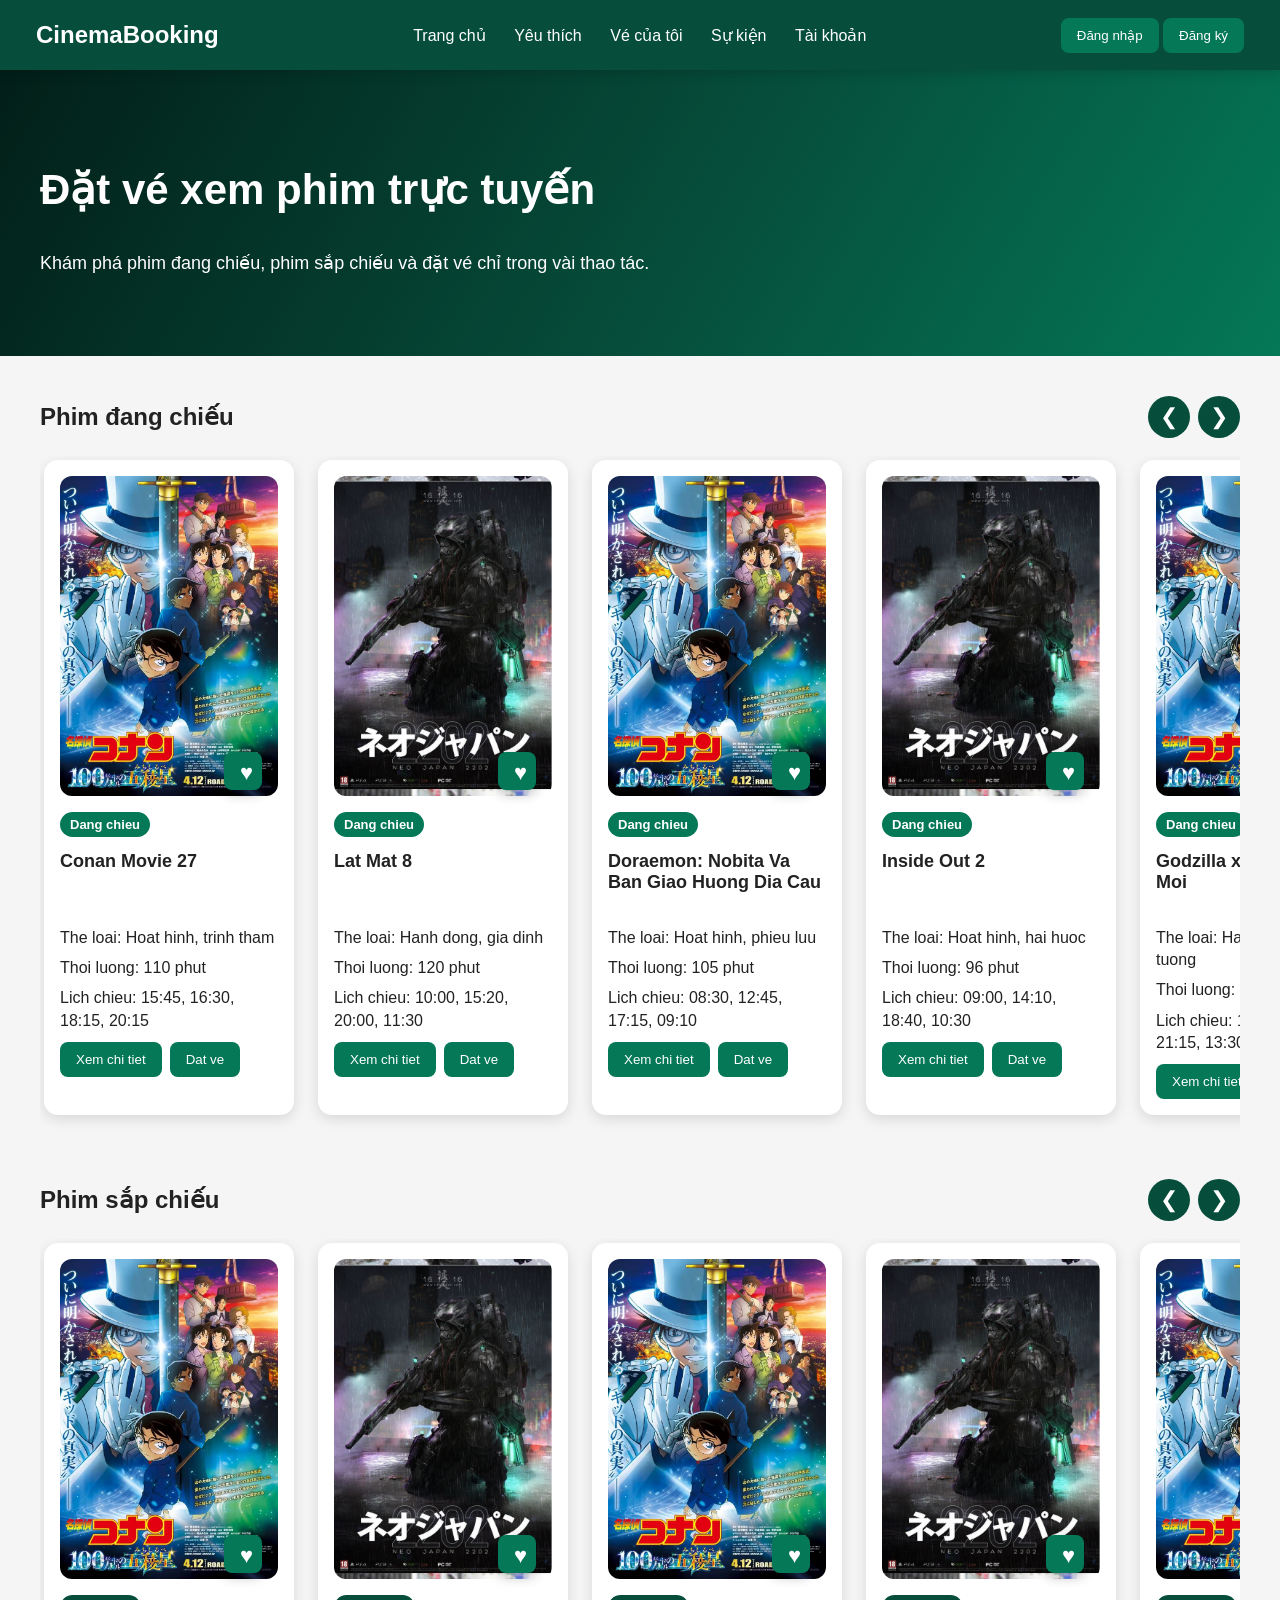
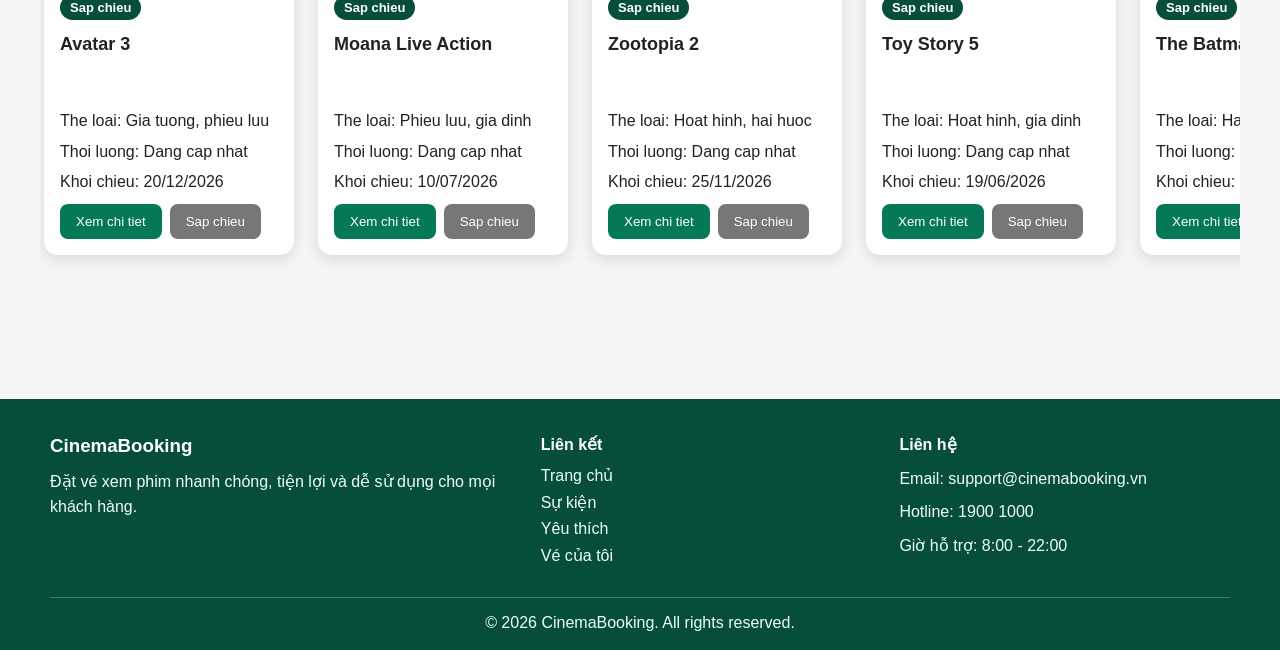
<file: user/index.html>
<!DOCTYPE html>
<html lang="vi">
<head>
  <meta charset="UTF-8">
  <title>Cinema Booking</title>
  <link rel="stylesheet" href="../css/style.css">
  <link rel="stylesheet" href="../css/user.css">
</head>
<body>

<header class="header">
  <div class="logo">CinemaBooking</div>

  <nav>
    <a href="index.html">Trang chủ</a>
    <a href="favorites.html">Yêu thích</a>
    <a href="#" onclick="requireLogin('tickets')">Vé của tôi</a>
    <a href="events.html">Sự kiện</a>
    <a href="#" onclick="requireLogin('profile')">Tài khoản</a>
  </nav>

  <div id="authArea">
    <button onclick="openLoginModal()">Đăng nhập</button>
    <button onclick="openRegisterModal()">Đăng ký</button>
  </div>
</header>

<section class="banner home-hero">
  <div>
    <h1>Đặt vé xem phim trực tuyến</h1>
    <p>Khám phá phim đang chiếu, phim sắp chiếu và đặt vé chỉ trong vài thao tác.</p>
  </div>
</section>

<main class="container">
  <section class="movie-section" id="recentSection">
    <div class="section-heading">
      <h2>Xem gần đây</h2>
    </div>
    <div class="movie-grid" id="recentList"></div>
  </section>

  <section class="movie-section" id="nowShowingSection">
    <div class="section-heading">
      <h2>Phim đang chiếu</h2>
      <div class="carousel-actions">
        <button class="carousel-btn" onclick="scrollMovies('nowShowingList', -1)" aria-label="Lướt phim đang chiếu sang trái">&#10094;</button>
        <button class="carousel-btn" onclick="scrollMovies('nowShowingList', 1)" aria-label="Lướt phim đang chiếu sang phải">&#10095;</button>
      </div>
    </div>

    <div class="movie-carousel">
      <div class="movie-list" id="nowShowingList"></div>
    </div>
  </section>

  <section class="movie-section" id="comingSoonSection">
    <div class="section-heading">
      <h2>Phim sắp chiếu</h2>
      <div class="carousel-actions">
        <button class="carousel-btn" onclick="scrollMovies('comingSoonList', -1)" aria-label="Lướt phim sắp chiếu sang trái">&#10094;</button>
        <button class="carousel-btn" onclick="scrollMovies('comingSoonList', 1)" aria-label="Lướt phim sắp chiếu sang phải">&#10095;</button>
      </div>
    </div>

    <div class="movie-carousel">
      <div class="movie-list" id="comingSoonList"></div>
    </div>
  </section>
</main>

<footer class="footer">
  <div class="footer-content">
    <div>
      <h3>CinemaBooking</h3>
      <p>Đặt vé xem phim nhanh chóng, tiện lợi và dễ sử dụng cho mọi khách hàng.</p>
    </div>
    <div>
      <h4>Liên kết</h4>
      <a href="index.html">Trang chủ</a>
      <a href="events.html">Sự kiện</a>
      <a href="favorites.html">Yêu thích</a>
      <a href="#" onclick="requireLogin('tickets')">Vé của tôi</a>
    </div>
    <div>
      <h4>Liên hệ</h4>
      <p>Email: support@cinemabooking.vn</p>
      <p>Hotline: 1900 1000</p>
      <p>Giờ hỗ trợ: 8:00 - 22:00</p>
    </div>
  </div>
  <div class="footer-bottom">© 2026 CinemaBooking. All rights reserved.</div>
</footer>

<div id="loginModal" class="modal">
  <div class="modal-content">
    <span class="close" onclick="closeModal('loginModal')">&times;</span>
    <h2>Đăng nhập</h2>
    <input type="email" id="loginEmail" placeholder="Email">
    <input type="password" id="loginPassword" placeholder="Mật khẩu">
    <button onclick="login()">Đăng nhập</button>
    <p>Chưa có tài khoản? <a href="#" onclick="switchToRegister()">Đăng ký</a></p>
  </div>
</div>

<div id="registerModal" class="modal">
  <div class="modal-content">
    <span class="close" onclick="closeModal('registerModal')">&times;</span>
    <h2>Đăng ký</h2>
    <input type="text" id="registerName" placeholder="Họ tên">
    <input type="email" id="registerEmail" placeholder="Email">
    <input type="password" id="registerPassword" placeholder="Mật khẩu">
    <button onclick="register()">Đăng ký</button>
    <p>Đã có tài khoản? <a href="#" onclick="switchToLogin()">Đăng nhập</a></p>
  </div>
</div>

<script src="../js/auth.js"></script>
<script src="../js/admin.js"></script>
<script src="../js/user.js"></script>
</body>
</html>
</file>
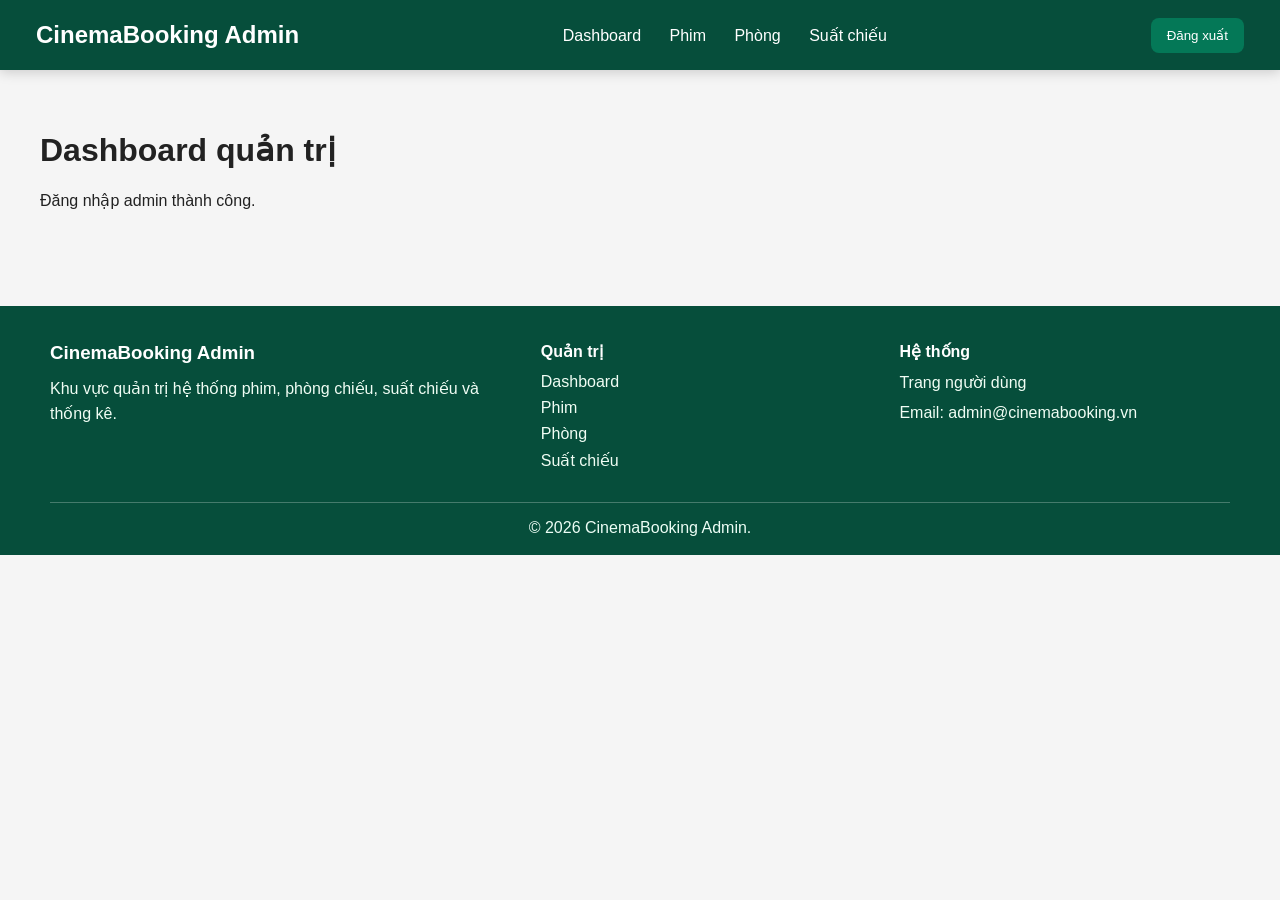
<file: admin/dashboard.html>
<!DOCTYPE html>
<html lang="vi">
<head>
  <meta charset="UTF-8">
  <title>Admin Dashboard - Cinema Booking</title>
  <link rel="stylesheet" href="../css/style.css">
</head>
<body>
  <header class="header">
    <div class="logo">CinemaBooking Admin</div>
    <nav>
      <a href="dashboard.html">Dashboard</a>
      <a href="movies.html">Phim</a>
      <a href="rooms.html">Phòng</a>
      <a href="showtime.html">Suất chiếu</a>
    </nav>
    <button onclick="logout()">Đăng xuất</button>
  </header>

  <main class="container">
    <h1>Dashboard quản trị</h1>
    <p>Đăng nhập admin thành công.</p>
  </main>

  <footer class="footer">
    <div class="footer-content">
      <div>
        <h3>CinemaBooking Admin</h3>
        <p>Khu vực quản trị hệ thống phim, phòng chiếu, suất chiếu và thống kê.</p>
      </div>
      <div>
        <h4>Quản trị</h4>
        <a href="dashboard.html">Dashboard</a>
        <a href="movies.html">Phim</a>
        <a href="rooms.html">Phòng</a>
        <a href="showtime.html">Suất chiếu</a>
      </div>
      <div>
        <h4>Hệ thống</h4>
        <a href="../user/index.html">Trang người dùng</a>
        <p>Email: admin@cinemabooking.vn</p>
      </div>
    </div>
    <div class="footer-bottom">© 2026 CinemaBooking Admin.</div>
  </footer>

  <script src="../js/auth.js"></script>
</body>
</html>
</file>
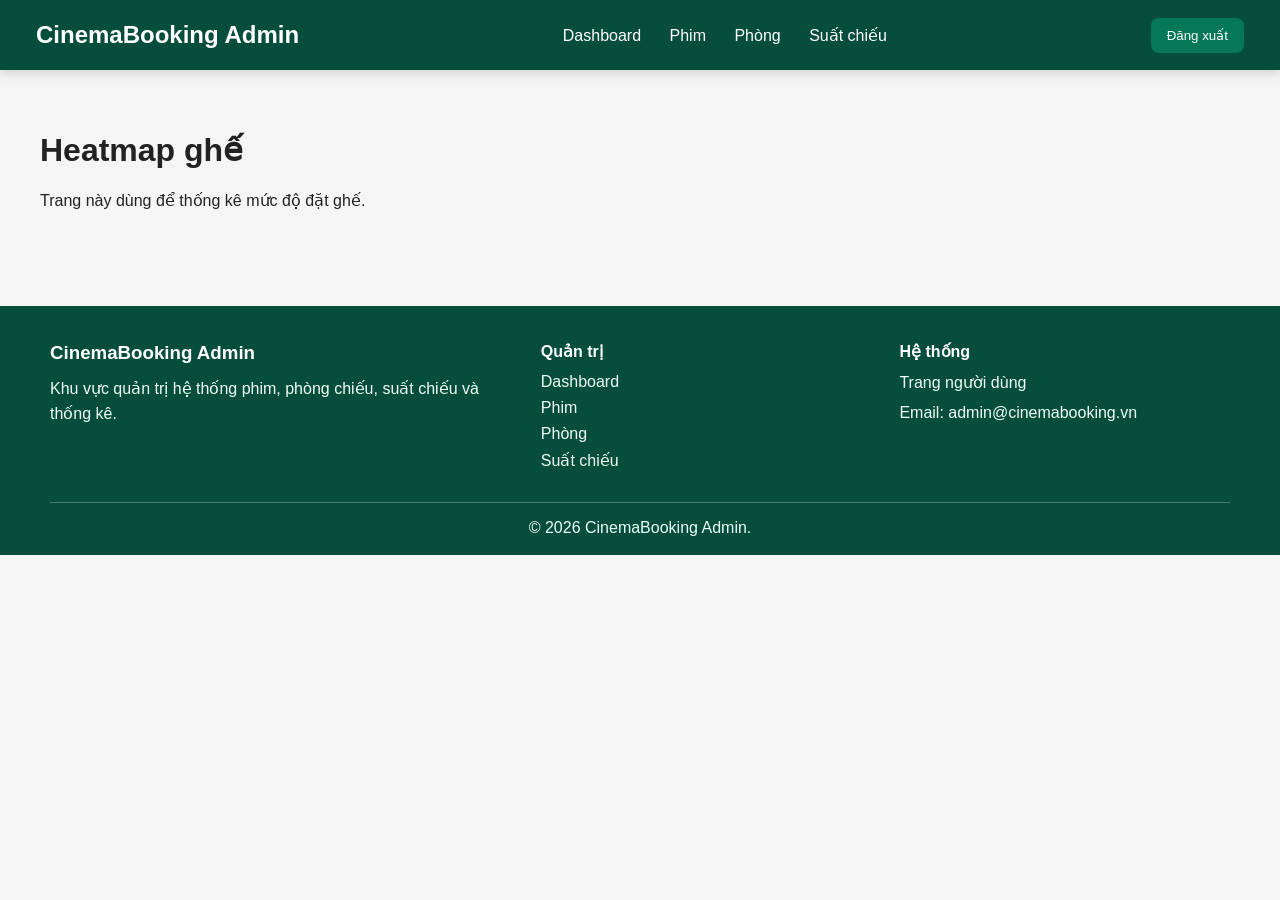
<file: admin/heatmap.html>
<!DOCTYPE html>
<html lang="vi">
<head>
  <meta charset="UTF-8">
  <title>Heatmap ghế - Cinema Booking</title>
  <link rel="stylesheet" href="../css/style.css">
</head>
<body>
  <header class="header">
    <div class="logo">CinemaBooking Admin</div>
    <nav>
      <a href="dashboard.html">Dashboard</a>
      <a href="movies.html">Phim</a>
      <a href="rooms.html">Phòng</a>
      <a href="showtime.html">Suất chiếu</a>
    </nav>
    <button onclick="logout()">Đăng xuất</button>
  </header>

  <main class="container">
    <h1>Heatmap ghế</h1>
    <p>Trang này dùng để thống kê mức độ đặt ghế.</p>
  </main>

  <footer class="footer">
    <div class="footer-content">
      <div>
        <h3>CinemaBooking Admin</h3>
        <p>Khu vực quản trị hệ thống phim, phòng chiếu, suất chiếu và thống kê.</p>
      </div>
      <div>
        <h4>Quản trị</h4>
        <a href="dashboard.html">Dashboard</a>
        <a href="movies.html">Phim</a>
        <a href="rooms.html">Phòng</a>
        <a href="showtime.html">Suất chiếu</a>
      </div>
      <div>
        <h4>Hệ thống</h4>
        <a href="../user/index.html">Trang người dùng</a>
        <p>Email: admin@cinemabooking.vn</p>
      </div>
    </div>
    <div class="footer-bottom">© 2026 CinemaBooking Admin.</div>
  </footer>

  <script src="../js/auth.js"></script>
</body>
</html>
</file>
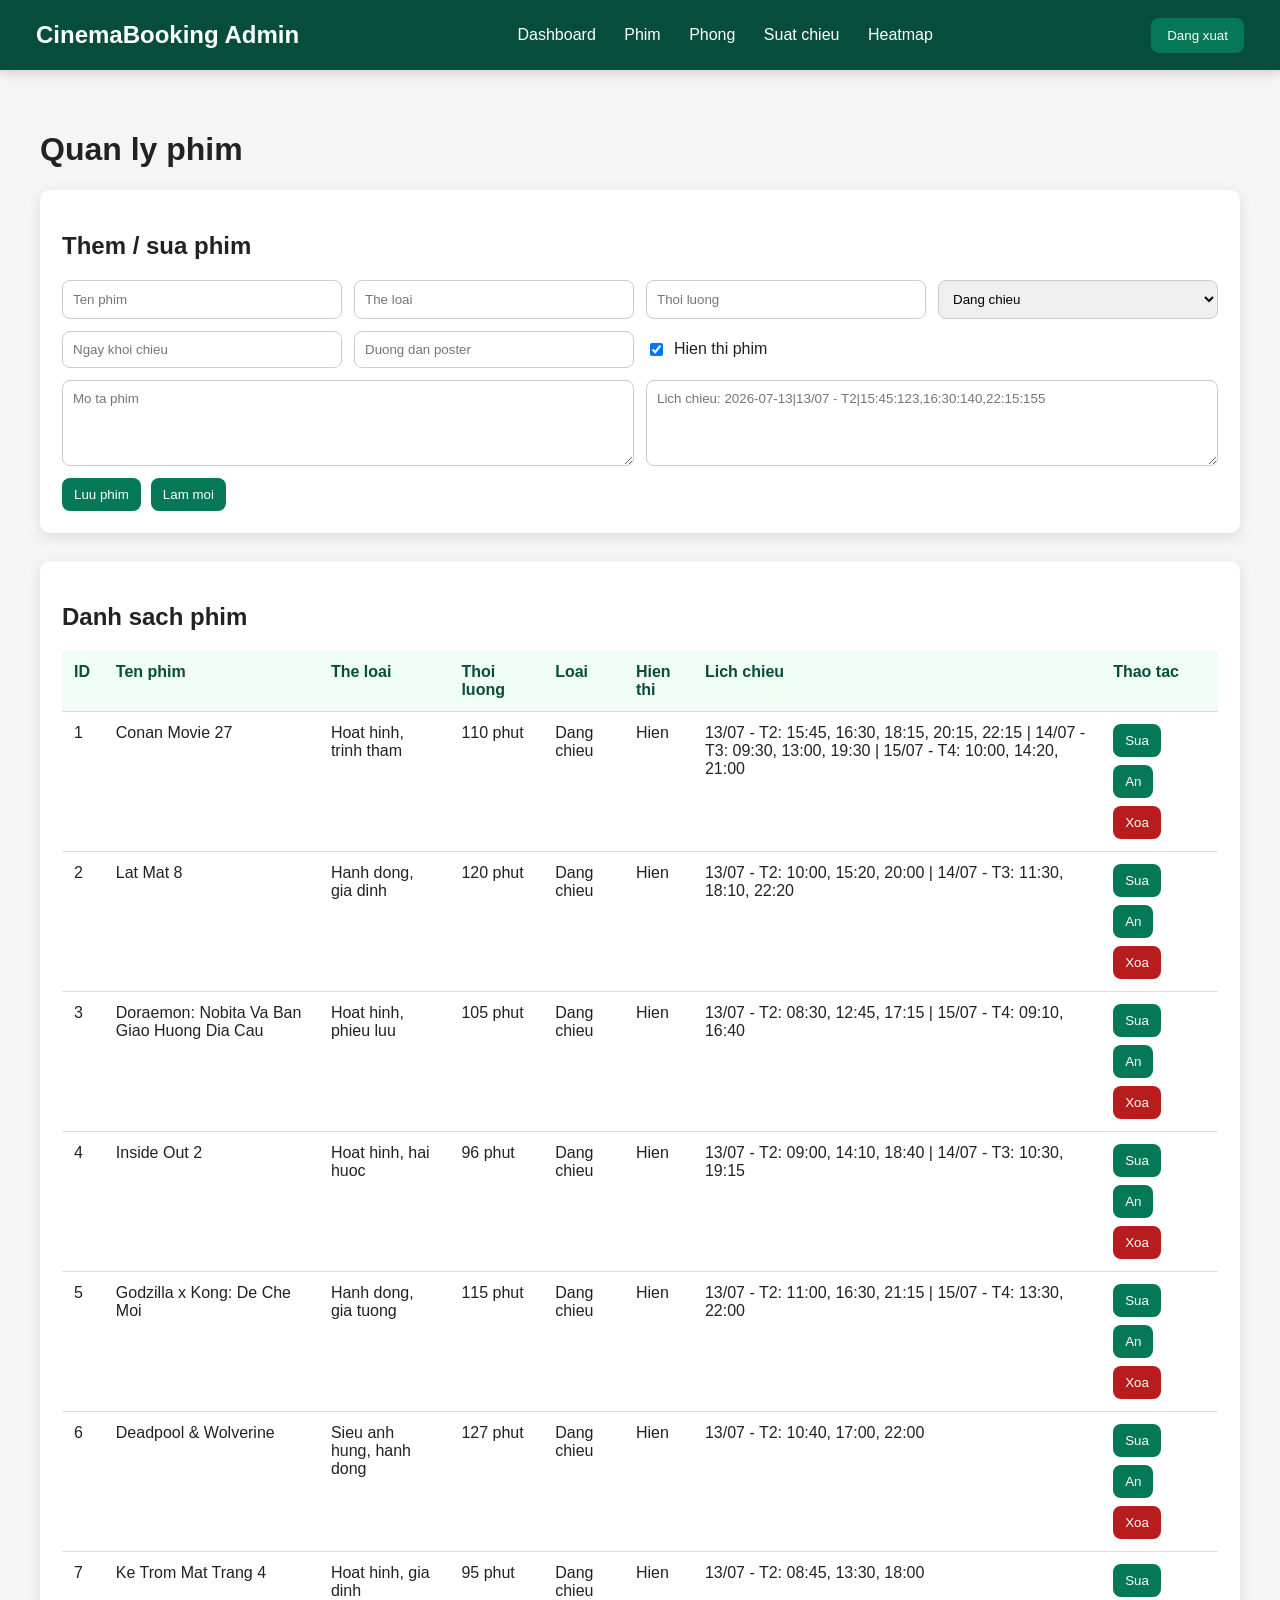
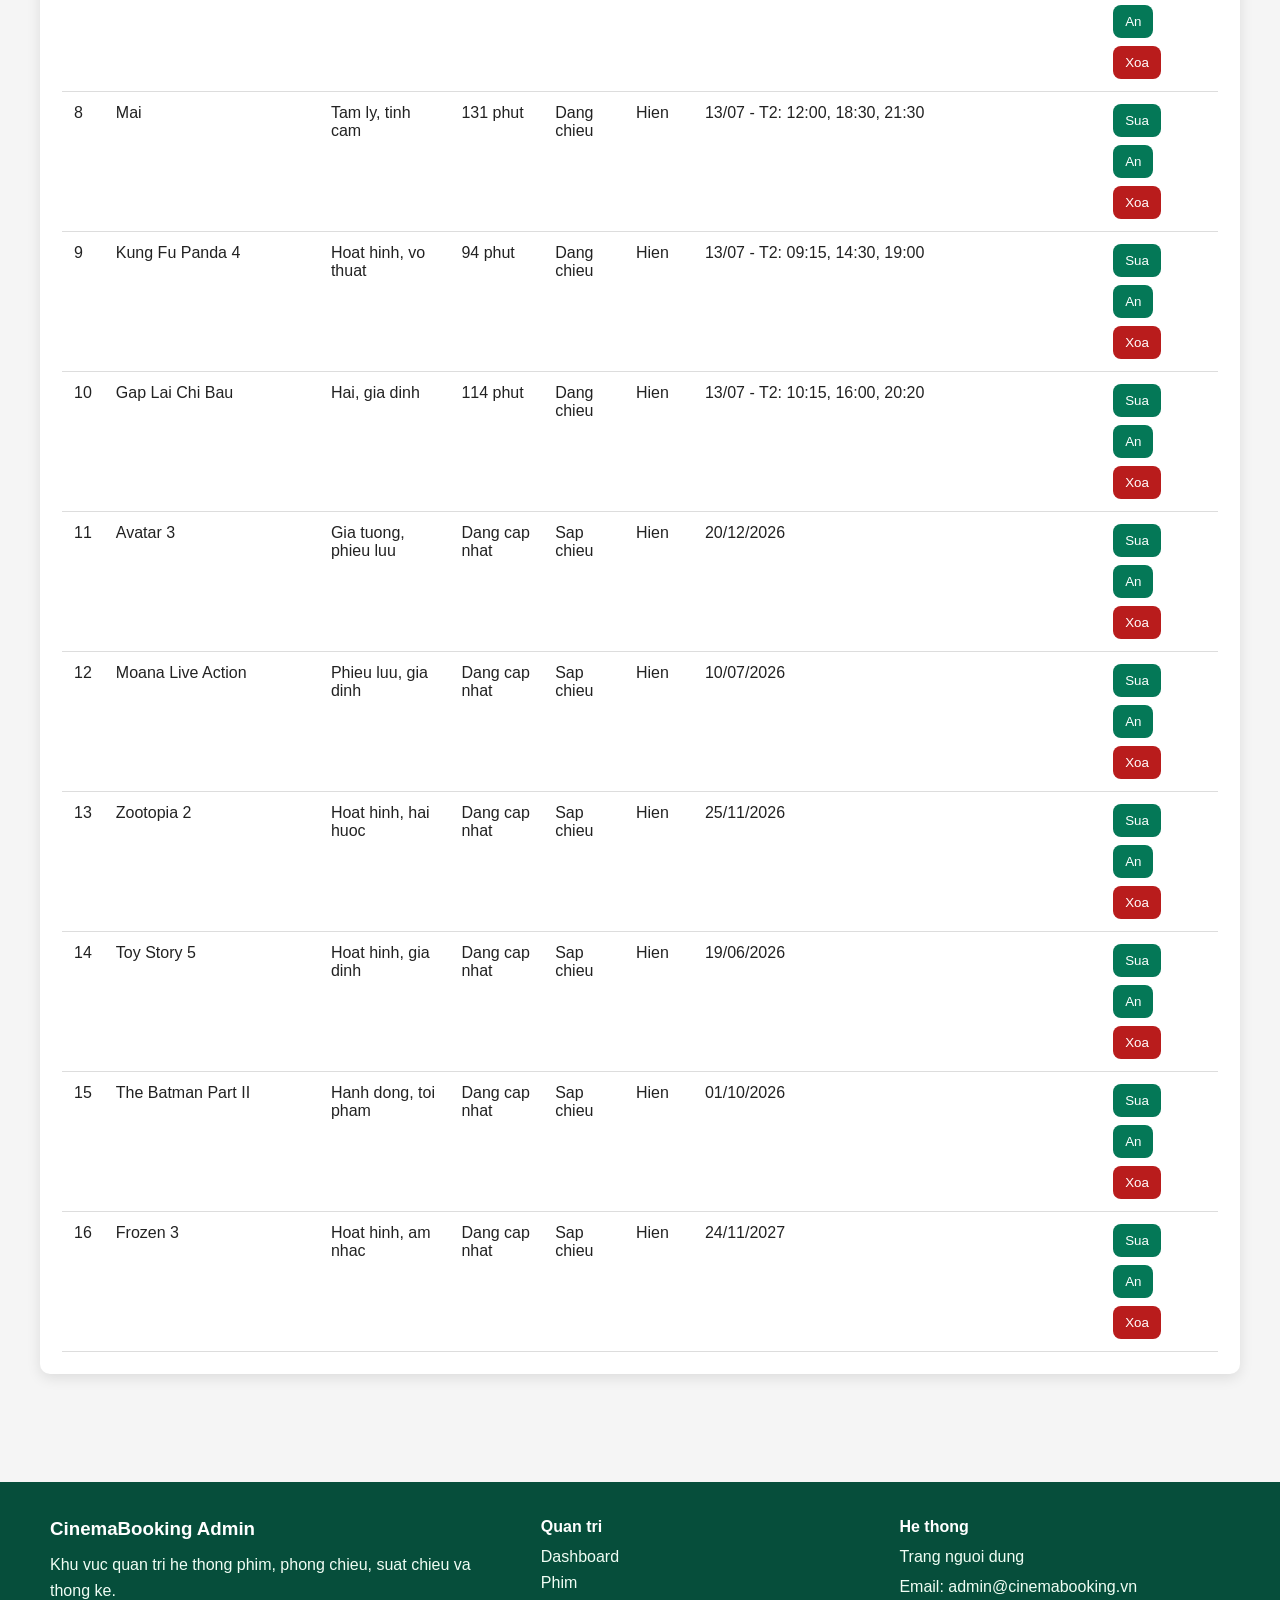
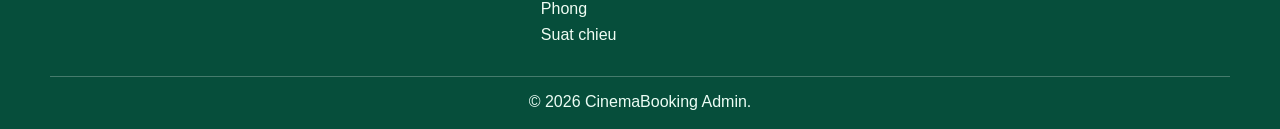
<file: admin/movies.html>
<!DOCTYPE html>
<html lang="vi">
<head>
  <meta charset="UTF-8">
  <title>Quan ly phim - Cinema Booking</title>
  <link rel="stylesheet" href="../css/style.css">
</head>
<body>
  <header class="header">
    <div class="logo">CinemaBooking Admin</div>
    <nav>
      <a href="dashboard.html">Dashboard</a>
      <a href="movies.html">Phim</a>
      <a href="rooms.html">Phong</a>
      <a href="showtime.html">Suat chieu</a>
      <a href="heatmap.html">Heatmap</a>
    </nav>
    <button onclick="logout()">Dang xuat</button>
  </header>

  <main class="container">
    <h1>Quan ly phim</h1>

    <section class="admin-panel">
      <h2>Them / sua phim</h2>
      <form id="movieForm" class="admin-form">
        <input type="hidden" id="movieId">
        <input type="text" id="movieTitle" placeholder="Ten phim">
        <input type="text" id="movieGenre" placeholder="The loai">
        <input type="text" id="movieDuration" placeholder="Thoi luong">
        <select id="movieStatus">
          <option value="now">Dang chieu</option>
          <option value="soon">Sap chieu</option>
        </select>
        <input type="text" id="movieReleaseDate" placeholder="Ngay khoi chieu">
        <input type="text" id="moviePoster" placeholder="Duong dan poster">
        <label class="admin-check">
          <input type="checkbox" id="movieVisible" checked>
          Hien thi phim
        </label>
        <textarea id="movieDescription" placeholder="Mo ta phim"></textarea>
        <textarea id="movieSchedules" placeholder="Lich chieu: 2026-07-13|13/07 - T2|15:45:123,16:30:140,22:15:155"></textarea>
        <div class="admin-form-actions">
          <button type="submit">Luu phim</button>
          <button type="button" id="resetMovieForm">Lam moi</button>
        </div>
      </form>
    </section>

    <section class="admin-panel">
      <h2>Danh sach phim</h2>
      <div class="admin-table-wrap">
        <table class="admin-table">
          <thead>
            <tr>
              <th>ID</th>
              <th>Ten phim</th>
              <th>The loai</th>
              <th>Thoi luong</th>
              <th>Loai</th>
              <th>Hien thi</th>
              <th>Lich chieu</th>
              <th>Thao tac</th>
            </tr>
          </thead>
          <tbody id="adminMovieTable"></tbody>
        </table>
      </div>
    </section>
  </main>

  <footer class="footer">
    <div class="footer-content">
      <div>
        <h3>CinemaBooking Admin</h3>
        <p>Khu vuc quan tri he thong phim, phong chieu, suat chieu va thong ke.</p>
      </div>
      <div>
        <h4>Quan tri</h4>
        <a href="dashboard.html">Dashboard</a>
        <a href="movies.html">Phim</a>
        <a href="rooms.html">Phong</a>
        <a href="showtime.html">Suat chieu</a>
      </div>
      <div>
        <h4>He thong</h4>
        <a href="../user/index.html">Trang nguoi dung</a>
        <p>Email: admin@cinemabooking.vn</p>
      </div>
    </div>
    <div class="footer-bottom">© 2026 CinemaBooking Admin.</div>
  </footer>

  <script src="../js/auth.js"></script>
  <script src="../js/admin.js"></script>
</body>
</html>
</file>
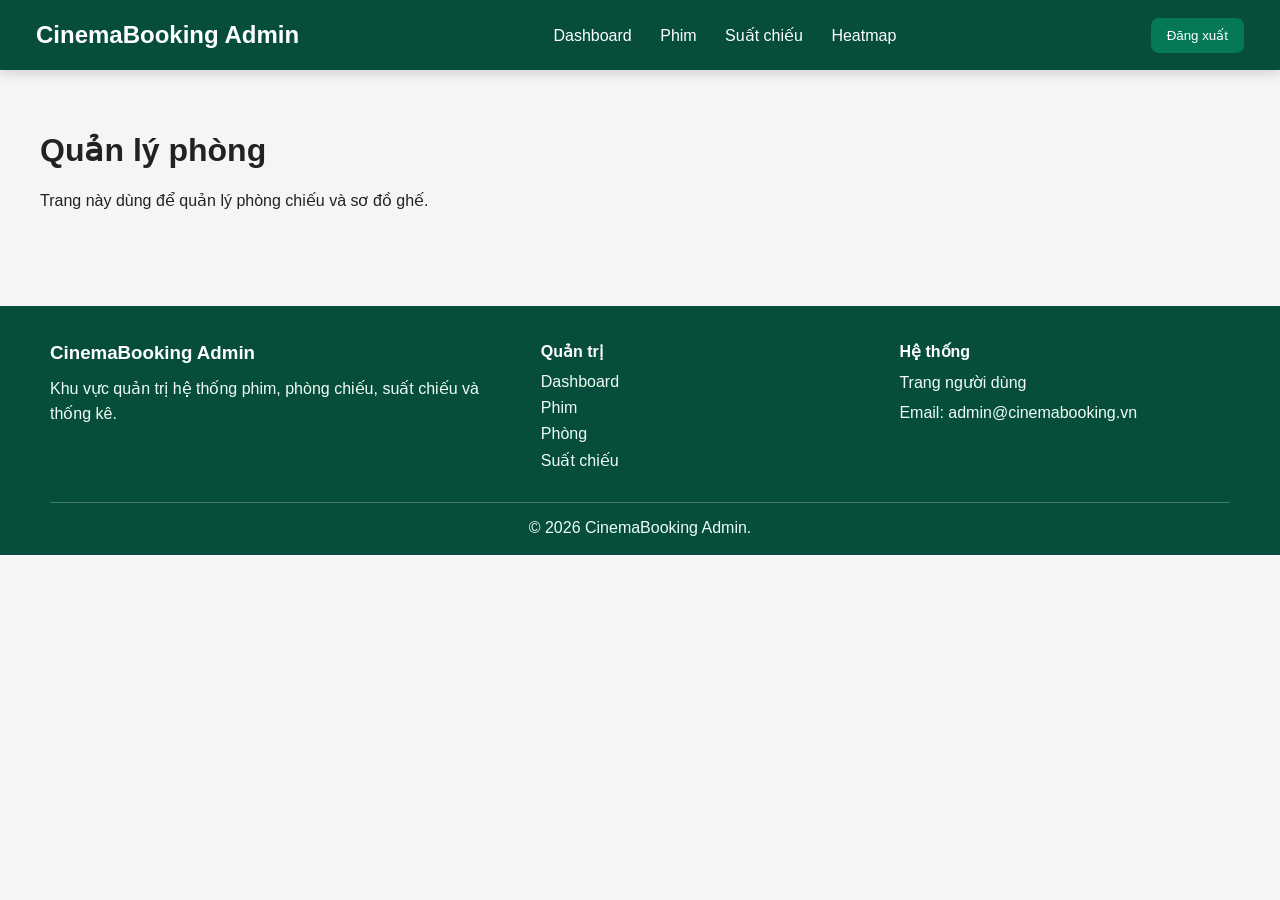
<file: admin/rooms.html>
<!DOCTYPE html>
<html lang="vi">
<head>
  <meta charset="UTF-8">
  <title>Quản lý phòng - Cinema Booking</title>
  <link rel="stylesheet" href="../css/style.css">
</head>
<body>
  <header class="header">
    <div class="logo">CinemaBooking Admin</div>
    <nav>
      <a href="dashboard.html">Dashboard</a>
      <a href="movies.html">Phim</a>
      <a href="showtime.html">Suất chiếu</a>
      <a href="heatmap.html">Heatmap</a>
    </nav>
    <button onclick="logout()">Đăng xuất</button>
  </header>

  <main class="container">
    <h1>Quản lý phòng</h1>
    <p>Trang này dùng để quản lý phòng chiếu và sơ đồ ghế.</p>
  </main>

  <footer class="footer">
    <div class="footer-content">
      <div>
        <h3>CinemaBooking Admin</h3>
        <p>Khu vực quản trị hệ thống phim, phòng chiếu, suất chiếu và thống kê.</p>
      </div>
      <div>
        <h4>Quản trị</h4>
        <a href="dashboard.html">Dashboard</a>
        <a href="movies.html">Phim</a>
        <a href="rooms.html">Phòng</a>
        <a href="showtime.html">Suất chiếu</a>
      </div>
      <div>
        <h4>Hệ thống</h4>
        <a href="../user/index.html">Trang người dùng</a>
        <p>Email: admin@cinemabooking.vn</p>
      </div>
    </div>
    <div class="footer-bottom">© 2026 CinemaBooking Admin.</div>
  </footer>

  <script src="../js/auth.js"></script>
</body>
</html>
</file>
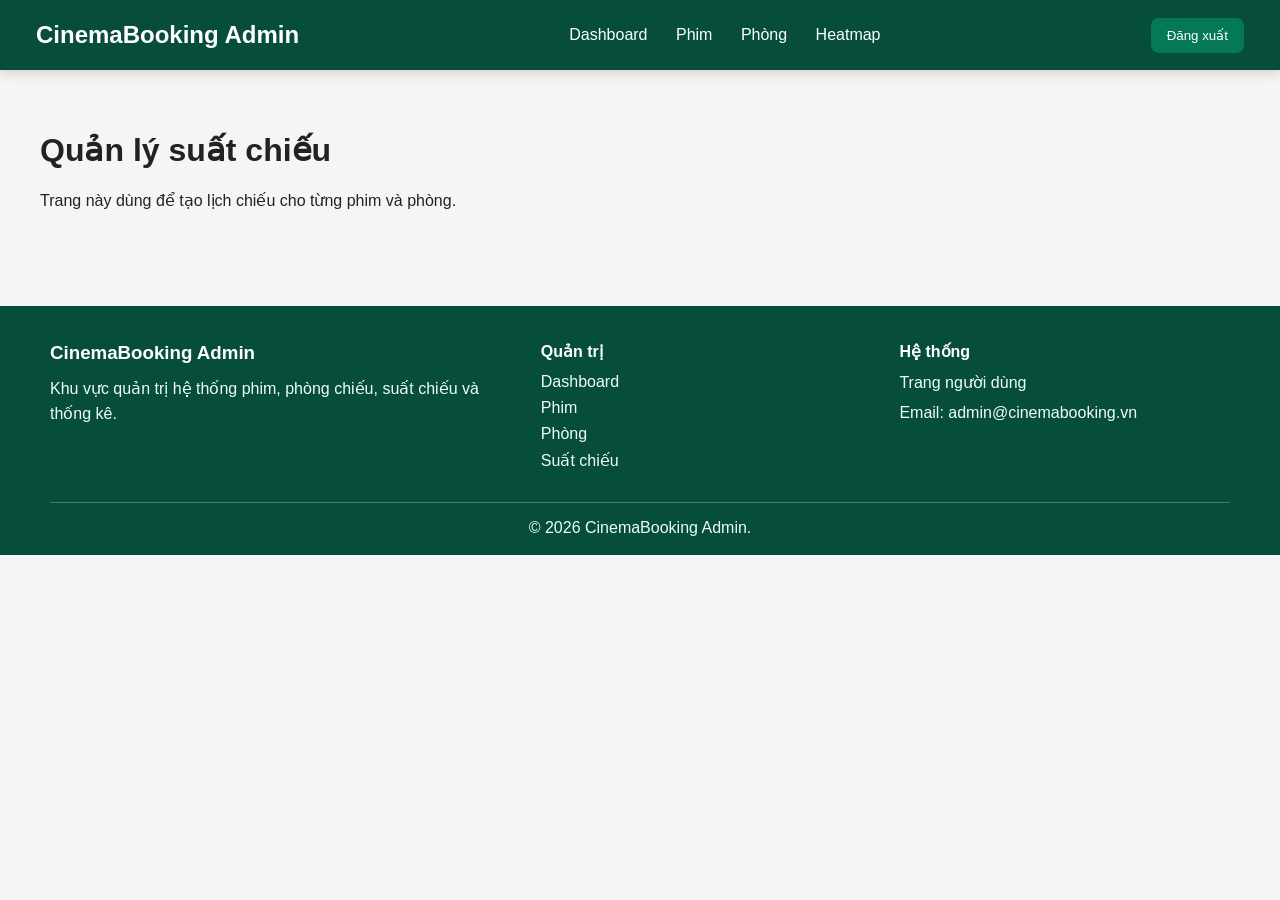
<file: admin/showtime.html>
<!DOCTYPE html>
<html lang="vi">
<head>
  <meta charset="UTF-8">
  <title>Quản lý suất chiếu - Cinema Booking</title>
  <link rel="stylesheet" href="../css/style.css">
</head>
<body>
  <header class="header">
    <div class="logo">CinemaBooking Admin</div>
    <nav>
      <a href="dashboard.html">Dashboard</a>
      <a href="movies.html">Phim</a>
      <a href="rooms.html">Phòng</a>
      <a href="heatmap.html">Heatmap</a>
    </nav>
    <button onclick="logout()">Đăng xuất</button>
  </header>

  <main class="container">
    <h1>Quản lý suất chiếu</h1>
    <p>Trang này dùng để tạo lịch chiếu cho từng phim và phòng.</p>
  </main>

  <footer class="footer">
    <div class="footer-content">
      <div>
        <h3>CinemaBooking Admin</h3>
        <p>Khu vực quản trị hệ thống phim, phòng chiếu, suất chiếu và thống kê.</p>
      </div>
      <div>
        <h4>Quản trị</h4>
        <a href="dashboard.html">Dashboard</a>
        <a href="movies.html">Phim</a>
        <a href="rooms.html">Phòng</a>
        <a href="showtime.html">Suất chiếu</a>
      </div>
      <div>
        <h4>Hệ thống</h4>
        <a href="../user/index.html">Trang người dùng</a>
        <p>Email: admin@cinemabooking.vn</p>
      </div>
    </div>
    <div class="footer-bottom">© 2026 CinemaBooking Admin.</div>
  </footer>

  <script src="../js/auth.js"></script>
</body>
</html>
</file>
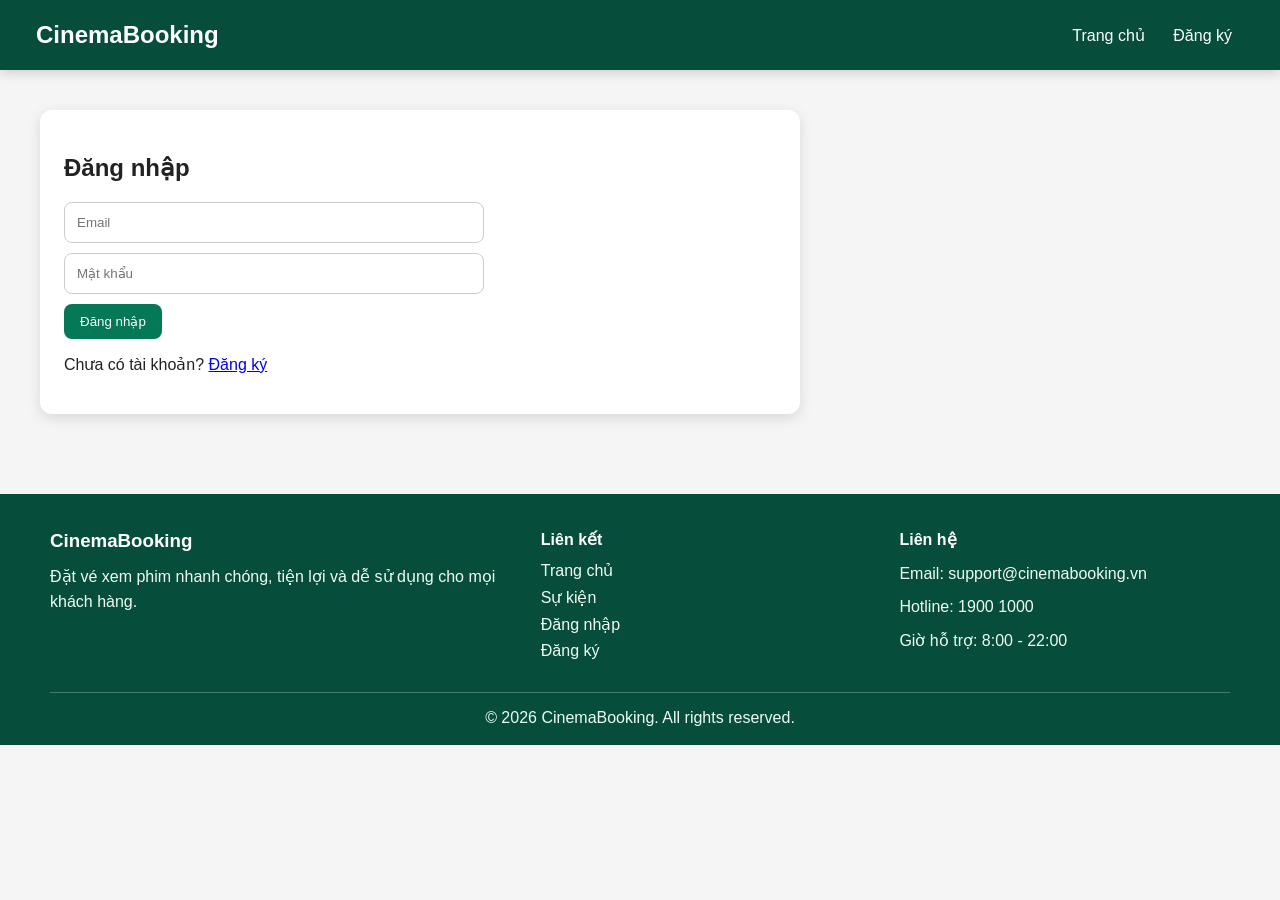
<file: auth/login.html>
<!DOCTYPE html>
<html lang="vi">
<head>
  <meta charset="UTF-8">
  <title>Đăng nhập - Cinema Booking</title>
  <link rel="stylesheet" href="../css/style.css">
  <link rel="stylesheet" href="../css/user.css">
</head>
<body>
  <header class="header">
    <div class="logo">CinemaBooking</div>
    <nav>
      <a href="../user/index.html">Trang chủ</a>
      <a href="register.html">Đăng ký</a>
    </nav>
  </header>

  <main class="container">
    <section class="page-panel">
      <h1>Đăng nhập</h1>
      <input type="email" id="loginEmail" placeholder="Email">
      <input type="password" id="loginPassword" placeholder="Mật khẩu">
      <button onclick="login()">Đăng nhập</button>
      <p>Chưa có tài khoản? <a href="register.html">Đăng ký</a></p>
    </section>
  </main>

  <footer class="footer">
    <div class="footer-content">
      <div>
        <h3>CinemaBooking</h3>
        <p>Đặt vé xem phim nhanh chóng, tiện lợi và dễ sử dụng cho mọi khách hàng.</p>
      </div>
      <div>
        <h4>Liên kết</h4>
        <a href="../user/index.html">Trang chủ</a>
        <a href="../user/events.html">Sự kiện</a>
        <a href="login.html">Đăng nhập</a>
        <a href="register.html">Đăng ký</a>
      </div>
      <div>
        <h4>Liên hệ</h4>
        <p>Email: support@cinemabooking.vn</p>
        <p>Hotline: 1900 1000</p>
        <p>Giờ hỗ trợ: 8:00 - 22:00</p>
      </div>
    </div>
    <div class="footer-bottom">© 2026 CinemaBooking. All rights reserved.</div>
  </footer>

  <script src="../js/auth.js"></script>
</body>
</html>
</file>
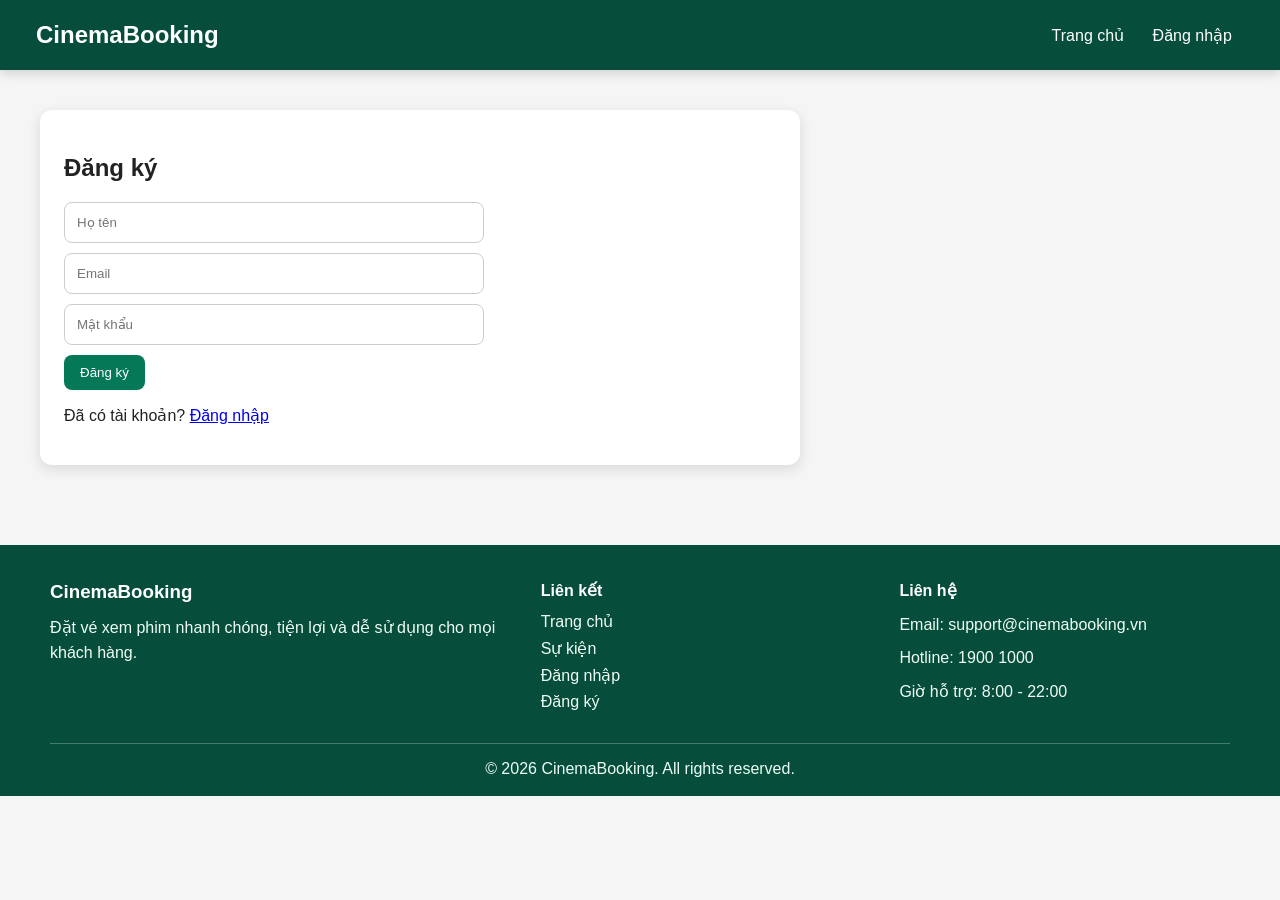
<file: auth/register.html>
<!DOCTYPE html>
<html lang="vi">
<head>
  <meta charset="UTF-8">
  <title>Đăng ký - Cinema Booking</title>
  <link rel="stylesheet" href="../css/style.css">
  <link rel="stylesheet" href="../css/user.css">
</head>
<body>
  <header class="header">
    <div class="logo">CinemaBooking</div>
    <nav>
      <a href="../user/index.html">Trang chủ</a>
      <a href="login.html">Đăng nhập</a>
    </nav>
  </header>

  <main class="container">
    <section class="page-panel">
      <h1>Đăng ký</h1>
      <input type="text" id="registerName" placeholder="Họ tên">
      <input type="email" id="registerEmail" placeholder="Email">
      <input type="password" id="registerPassword" placeholder="Mật khẩu">
      <button onclick="register()">Đăng ký</button>
      <p>Đã có tài khoản? <a href="login.html">Đăng nhập</a></p>
    </section>
  </main>

  <footer class="footer">
    <div class="footer-content">
      <div>
        <h3>CinemaBooking</h3>
        <p>Đặt vé xem phim nhanh chóng, tiện lợi và dễ sử dụng cho mọi khách hàng.</p>
      </div>
      <div>
        <h4>Liên kết</h4>
        <a href="../user/index.html">Trang chủ</a>
        <a href="../user/events.html">Sự kiện</a>
        <a href="login.html">Đăng nhập</a>
        <a href="register.html">Đăng ký</a>
      </div>
      <div>
        <h4>Liên hệ</h4>
        <p>Email: support@cinemabooking.vn</p>
        <p>Hotline: 1900 1000</p>
        <p>Giờ hỗ trợ: 8:00 - 22:00</p>
      </div>
    </div>
    <div class="footer-bottom">© 2026 CinemaBooking. All rights reserved.</div>
  </footer>

  <script src="../js/auth.js"></script>
</body>
</html>
</file>
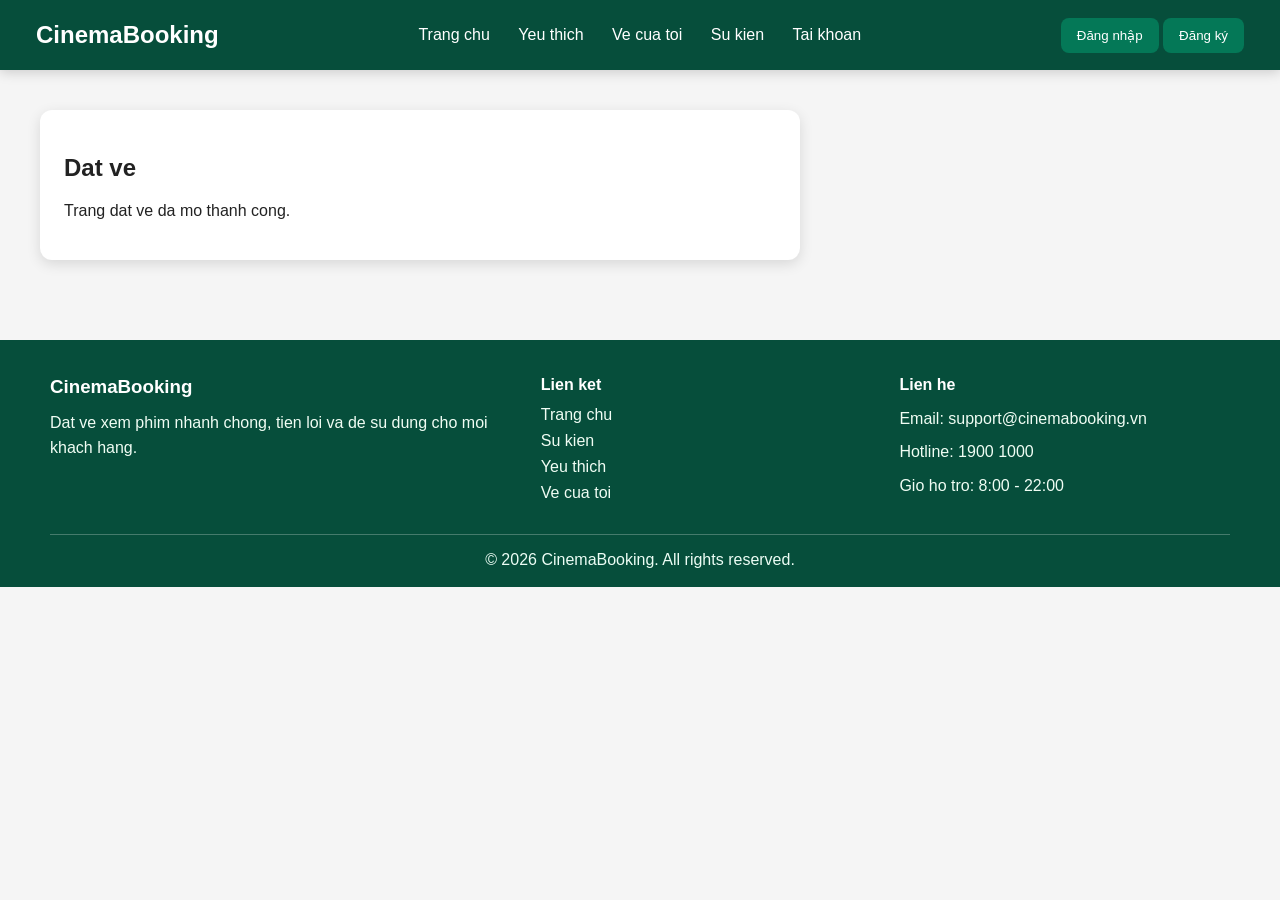
<file: user/booking.html>
<!DOCTYPE html>
<html lang="vi">
<head>
  <meta charset="UTF-8">
  <title>Dat ve - Cinema Booking</title>
  <link rel="stylesheet" href="../css/style.css">
  <link rel="stylesheet" href="../css/user.css">
</head>
<body>
  <header class="header">
    <div class="logo">CinemaBooking</div>
    <nav>
      <a href="index.html">Trang chu</a>
      <a href="favorites.html">Yeu thich</a>
      <a href="#" onclick="requireLogin('tickets')">Ve cua toi</a>
      <a href="events.html">Su kien</a>
      <a href="#" onclick="requireLogin('profile')">Tai khoan</a>
    </nav>
    <div id="authArea"></div>
  </header>

  <main class="container">
    <section class="page-panel">
      <h1>Dat ve</h1>
      <p id="bookingInfo">Trang dat ve da mo thanh cong.</p>
    </section>
  </main>

  <footer class="footer">
    <div class="footer-content">
      <div>
        <h3>CinemaBooking</h3>
        <p>Dat ve xem phim nhanh chong, tien loi va de su dung cho moi khach hang.</p>
      </div>
      <div>
        <h4>Lien ket</h4>
        <a href="index.html">Trang chu</a>
        <a href="events.html">Su kien</a>
        <a href="favorites.html">Yeu thich</a>
        <a href="#" onclick="requireLogin('tickets')">Ve cua toi</a>
      </div>
      <div>
        <h4>Lien he</h4>
        <p>Email: support@cinemabooking.vn</p>
        <p>Hotline: 1900 1000</p>
        <p>Gio ho tro: 8:00 - 22:00</p>
      </div>
    </div>
    <div class="footer-bottom">© 2026 CinemaBooking. All rights reserved.</div>
  </footer>

  <script src="../js/auth.js"></script>
  <script src="../js/admin.js"></script>
  <script>
    const bookingParams = new URLSearchParams(window.location.search);
    const bookingMovieId = Number(bookingParams.get("movieId"));
    const bookingMovie = getMovies().find(movie => movie.id === bookingMovieId);
    const bookingDate = bookingParams.get("date");
    const bookingTime = bookingParams.get("time");
    const bookingInfo = document.getElementById("bookingInfo");

    if (bookingMovie && bookingDate && bookingTime) {
      bookingInfo.textContent = `Ban da chon phim ${bookingMovie.title}, ngay ${bookingDate}, suat ${bookingTime}.`;
    }
  </script>
</body>
</html>
</file>
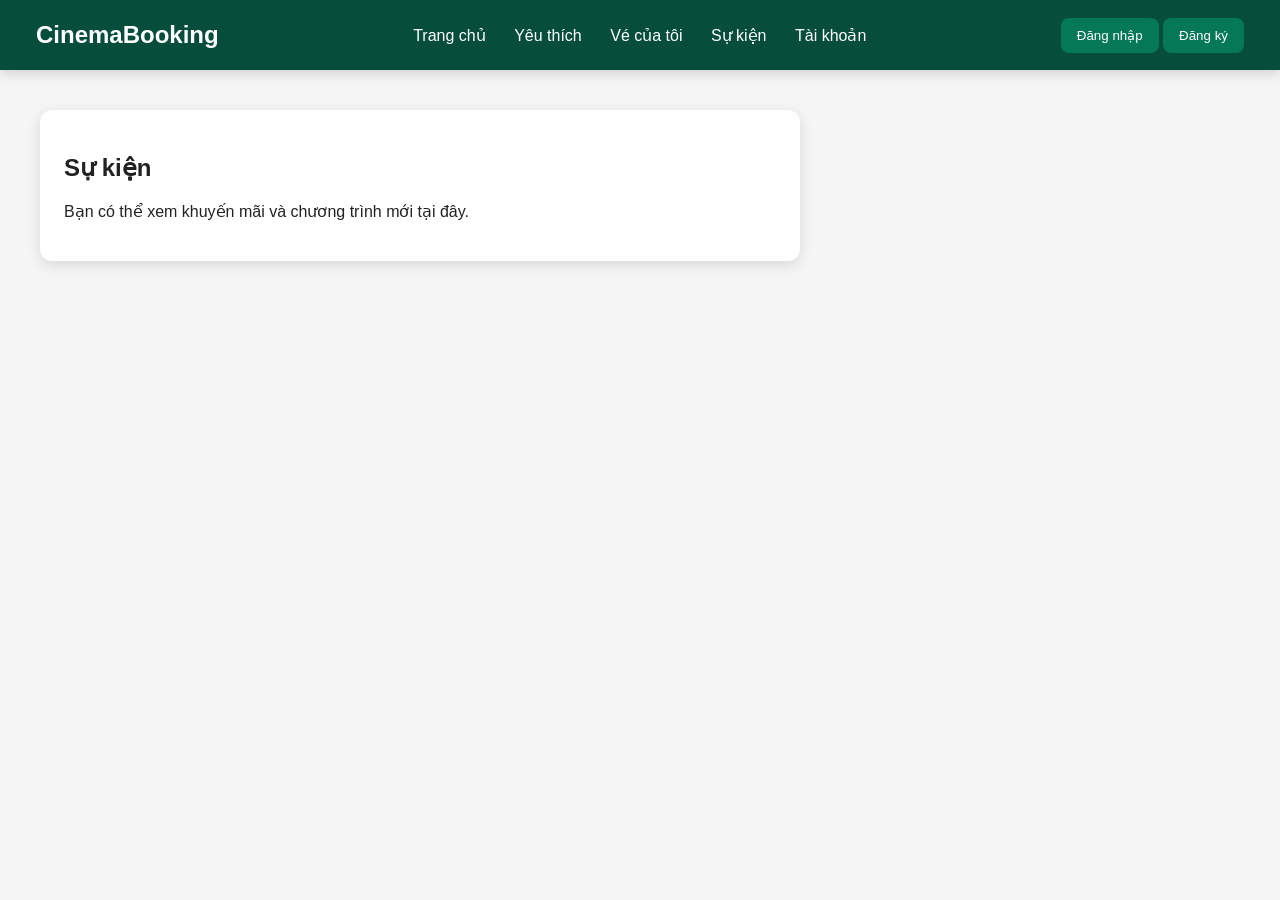
<file: user/Event.html>
<!DOCTYPE html>
<html lang="vi">
<head>
  <meta charset="UTF-8">
  <title>Sự kiện - Cinema Booking</title>
  <link rel="stylesheet" href="../css/style.css">
  <link rel="stylesheet" href="../css/user.css">
</head>
<body>
  <header class="header">
    <div class="logo">CinemaBooking</div>
    <nav>
      <a href="index.html">Trang chủ</a>
      <a href="index.html#favoriteSection">Yêu thích</a>
      <a href="#" onclick="requireLogin('tickets')">Vé của tôi</a>
      <a href="events.html">Sự kiện</a>
      <a href="#" onclick="requireLogin('profile')">Tài khoản</a>
    </nav>
    <div id="authArea"></div>
  </header>

  <main class="container">
    <section class="page-panel">
      <h1>Sự kiện</h1>
      <p>Bạn có thể xem khuyến mãi và chương trình mới tại đây.</p>
    </section>
  </main>

  <script src="../js/auth.js"></script>
</body>
</html>
</file>
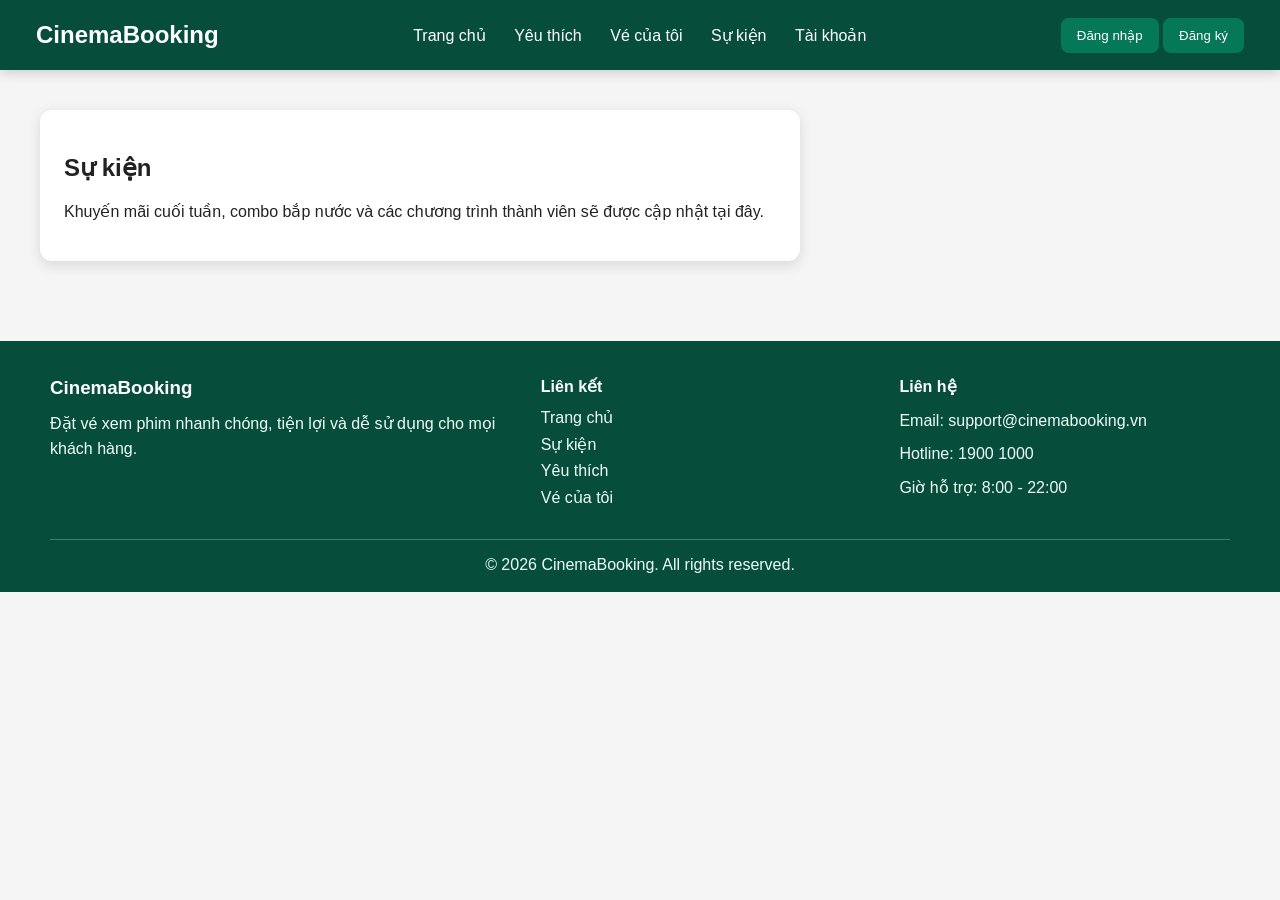
<file: user/events.html>
<!DOCTYPE html>
<html lang="vi">
<head>
  <meta charset="UTF-8">
  <title>Sự kiện - Cinema Booking</title>
  <link rel="stylesheet" href="../css/style.css">
  <link rel="stylesheet" href="../css/user.css">
</head>
<body>
  <header class="header">
    <div class="logo">CinemaBooking</div>
    <nav>
      <a href="index.html">Trang chủ</a>
      <a href="favorites.html">Yêu thích</a>
      <a href="#" onclick="requireLogin('tickets')">Vé của tôi</a>
      <a href="events.html">Sự kiện</a>
      <a href="#" onclick="requireLogin('profile')">Tài khoản</a>
    </nav>
    <div id="authArea"></div>
  </header>

  <main class="container">
    <section class="page-panel">
      <h1>Sự kiện</h1>
      <p>Khuyến mãi cuối tuần, combo bắp nước và các chương trình thành viên sẽ được cập nhật tại đây.</p>
    </section>
  </main>

  <footer class="footer">
    <div class="footer-content">
      <div>
        <h3>CinemaBooking</h3>
        <p>Đặt vé xem phim nhanh chóng, tiện lợi và dễ sử dụng cho mọi khách hàng.</p>
      </div>
      <div>
        <h4>Liên kết</h4>
        <a href="index.html">Trang chủ</a>
        <a href="events.html">Sự kiện</a>
        <a href="favorites.html">Yêu thích</a>
        <a href="#" onclick="requireLogin('tickets')">Vé của tôi</a>
      </div>
      <div>
        <h4>Liên hệ</h4>
        <p>Email: support@cinemabooking.vn</p>
        <p>Hotline: 1900 1000</p>
        <p>Giờ hỗ trợ: 8:00 - 22:00</p>
      </div>
    </div>
    <div class="footer-bottom">© 2026 CinemaBooking. All rights reserved.</div>
  </footer>

  <script src="../js/auth.js"></script>
</body>
</html>
</file>
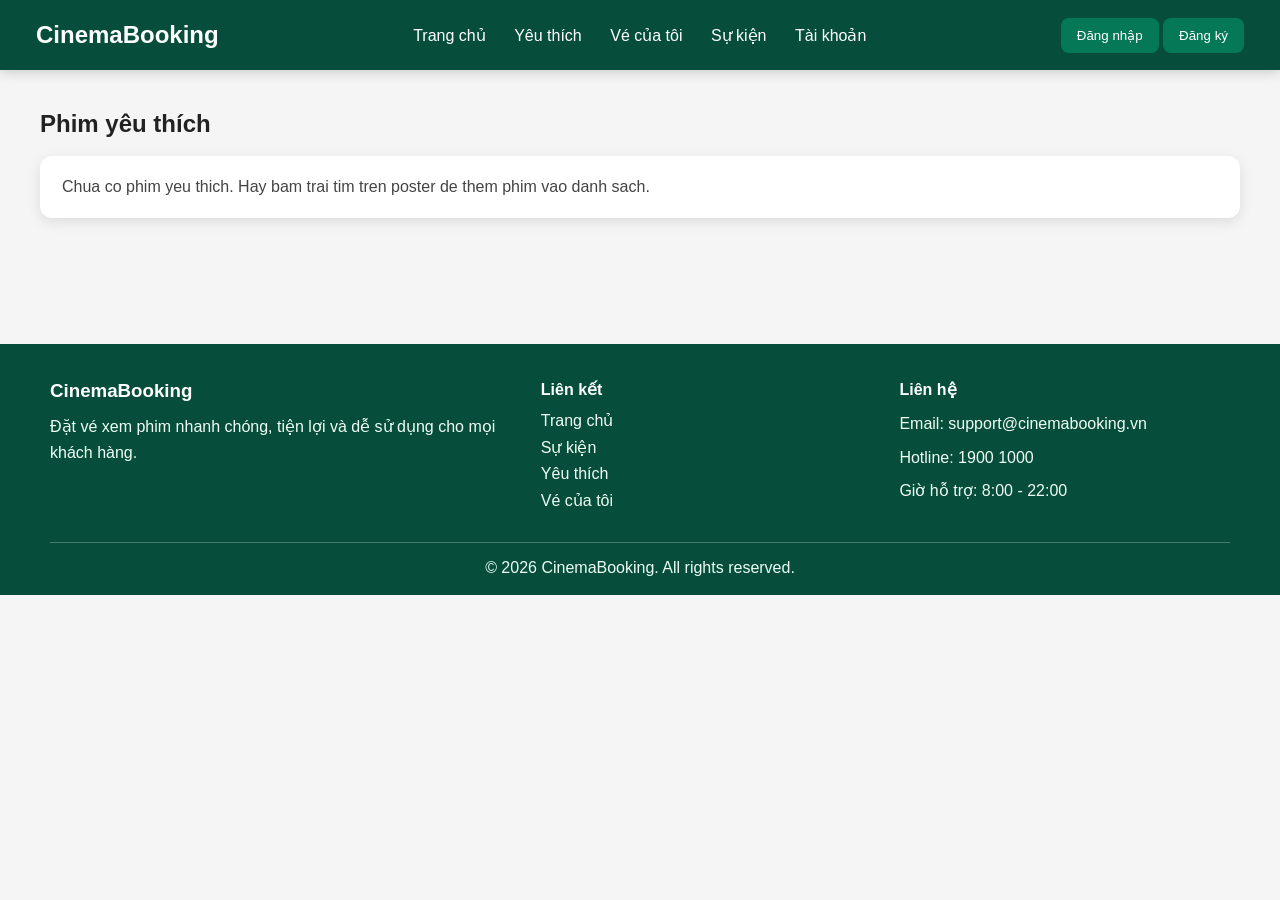
<file: user/favorites.html>
<!DOCTYPE html>
<html lang="vi">
<head>
  <meta charset="UTF-8">
  <title>Yêu thích - Cinema Booking</title>
  <link rel="stylesheet" href="../css/style.css">
  <link rel="stylesheet" href="../css/user.css">
</head>
<body>
  <header class="header">
    <div class="logo">CinemaBooking</div>
    <nav>
      <a href="index.html">Trang chủ</a>
      <a href="favorites.html">Yêu thích</a>
      <a href="#" onclick="requireLogin('tickets')">Vé của tôi</a>
      <a href="events.html">Sự kiện</a>
      <a href="#" onclick="requireLogin('profile')">Tài khoản</a>
    </nav>
    <div id="authArea"></div>
  </header>

  <main class="container">
    <section class="movie-section" id="favoriteSection">
      <div class="section-heading">
        <h2>Phim yêu thích</h2>
      </div>
      <div class="movie-grid" id="favoriteList"></div>
    </section>
  </main>

  <footer class="footer">
    <div class="footer-content">
      <div>
        <h3>CinemaBooking</h3>
        <p>Đặt vé xem phim nhanh chóng, tiện lợi và dễ sử dụng cho mọi khách hàng.</p>
      </div>
      <div>
        <h4>Liên kết</h4>
        <a href="index.html">Trang chủ</a>
        <a href="events.html">Sự kiện</a>
        <a href="favorites.html">Yêu thích</a>
        <a href="#" onclick="requireLogin('tickets')">Vé của tôi</a>
      </div>
      <div>
        <h4>Liên hệ</h4>
        <p>Email: support@cinemabooking.vn</p>
        <p>Hotline: 1900 1000</p>
        <p>Giờ hỗ trợ: 8:00 - 22:00</p>
      </div>
    </div>
    <div class="footer-bottom">© 2026 CinemaBooking. All rights reserved.</div>
  </footer>

  <script src="../js/auth.js"></script>
  <script src="../js/admin.js"></script>
  <script src="../js/user.js"></script>
</body>
</html>
</file>
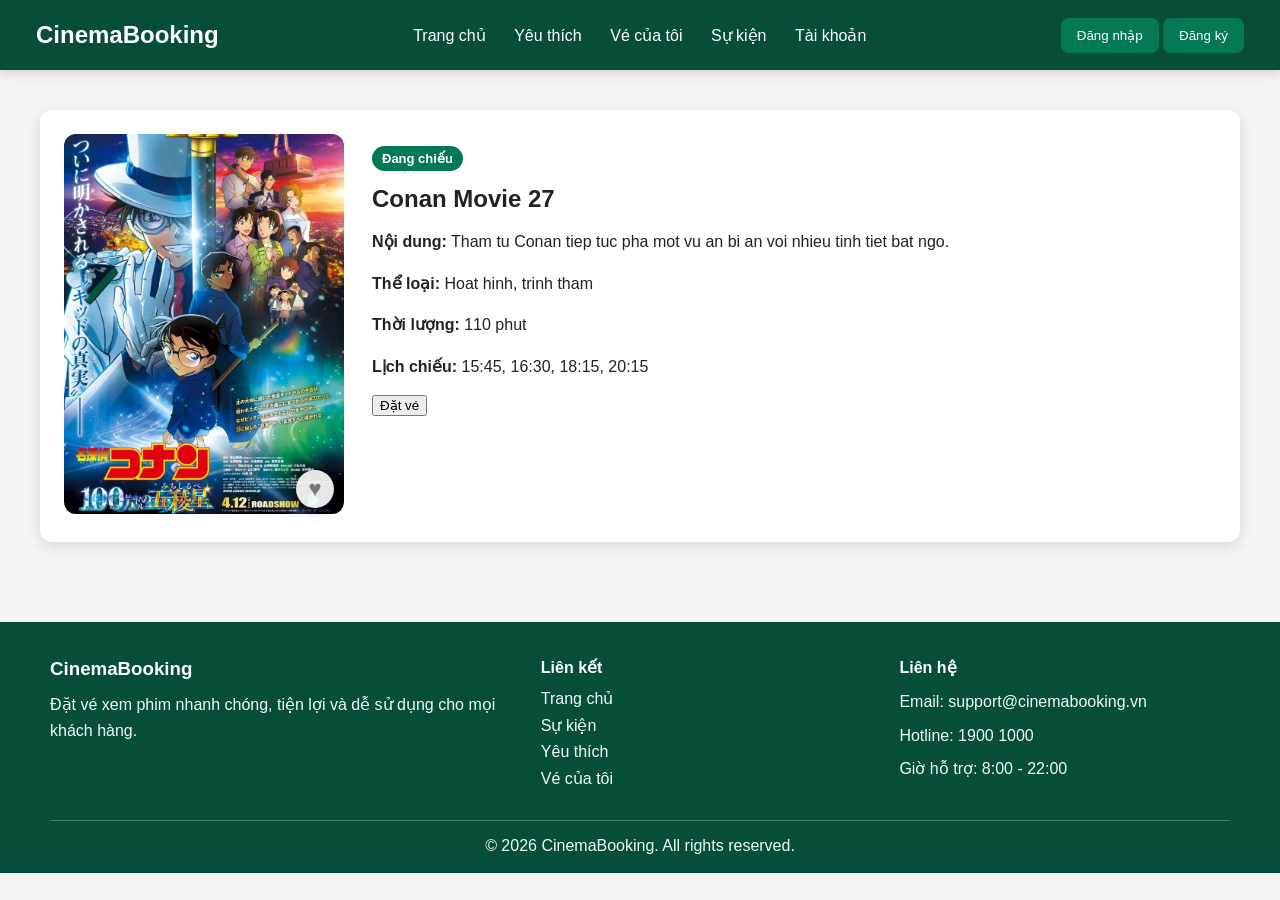
<file: user/movie-detail.html>
<!DOCTYPE html>
<html lang="vi">
<head>
  <meta charset="UTF-8">
  <title>Chi tiết phim - Cinema Booking</title>
  <link rel="stylesheet" href="../css/style.css">
  <link rel="stylesheet" href="../css/user.css">
</head>
<body>
  <header class="header">
    <div class="logo">CinemaBooking</div>
    <nav>
      <a href="index.html">Trang chủ</a>
      <a href="#" onclick="showFavorites()">Yêu thích</a>
      <a href="#" onclick="requireLogin('tickets')">Vé của tôi</a>
      <a href="events.html">Sự kiện</a>
      <a href="#" onclick="requireLogin('profile')">Tài khoản</a>
    </nav>
    <div id="authArea"></div>
  </header>

  <main class="container">
    <section class="movie-detail" id="movieDetail"></section>
  </main>

  <footer class="footer">
    <div class="footer-content">
      <div>
        <h3>CinemaBooking</h3>
        <p>Đặt vé xem phim nhanh chóng, tiện lợi và dễ sử dụng cho mọi khách hàng.</p>
      </div>
      <div>
        <h4>Liên kết</h4>
        <a href="index.html">Trang chủ</a>
        <a href="events.html">Sự kiện</a>
        <a href="#" onclick="showFavorites()">Yêu thích</a>
        <a href="#" onclick="requireLogin('tickets')">Vé của tôi</a>
      </div>
      <div>
        <h4>Liên hệ</h4>
        <p>Email: support@cinemabooking.vn</p>
        <p>Hotline: 1900 1000</p>
        <p>Giờ hỗ trợ: 8:00 - 22:00</p>
      </div>
    </div>
    <div class="footer-bottom">© 2026 CinemaBooking. All rights reserved.</div>
  </footer>

  <script src="../js/auth.js"></script>
  <script src="../js/admin.js"></script>
  <script src="../js/user.js"></script>
  <script>
    const params = new URLSearchParams(window.location.search);
    const movieId = Number(params.get("movieId") || 1);
    const movie = movies.find(item => item.id === movieId);
    const detail = document.getElementById("movieDetail");

    function renderMovieDetail() {
      if (!movie) {
        detail.innerHTML = "<p>Phim không tồn tại.</p>";
        return;
      }

      const liked = isFavorite(movie.id);
      detail.innerHTML = `
        <div class="poster-wrap">
          <img src="${movie.poster}" alt="Poster ${movie.title}">
          <button class="favorite-btn ${liked ? "active" : ""}" onclick="toggleFavorite(${movie.id})" aria-label="${liked ? "Bỏ yêu thích" : "Thêm yêu thích"}">♥</button>
        </div>
        <div>
          <div class="movie-status ${movie.status === "now" ? "status-now" : "status-soon"}">
            ${movie.status === "now" ? "Đang chiếu" : "Sắp chiếu"}
          </div>
          <h1>${movie.title}</h1>
          <p><strong>Nội dung:</strong> ${movie.description}</p>
          <p><strong>Thể loại:</strong> ${movie.genre}</p>
          <p><strong>Thời lượng:</strong> ${movie.duration}</p>
          <p><strong>${movie.status === "now" ? "Lịch chiếu" : "Khởi chiếu"}:</strong> ${movie.status === "now" ? getMovieShowtimeText(movie) : movie.releaseDate}</p>
          <div class="movie-actions">
            ${movie.status === "now" ? `<button onclick="requireLogin('booking', ${movie.id})">Đặt vé</button>` : `<button disabled>Sắp chiếu</button>`}
          </div>
        </div>
      `;
    }

    if (movie) addRecentMovie(movie.id);
    renderMovieDetail();
  </script>
</body>
</html>
</file>
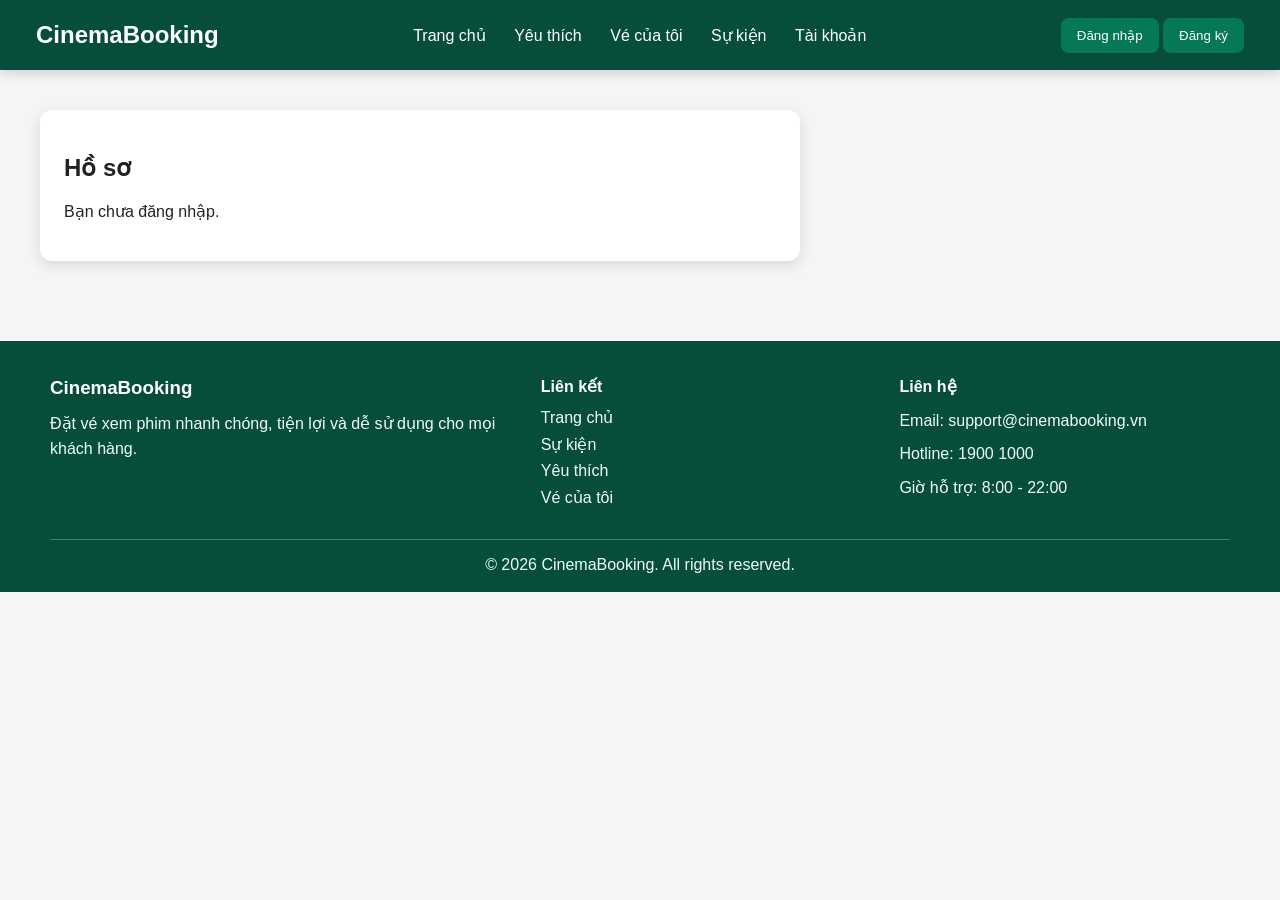
<file: user/profile.html>
<!DOCTYPE html>
<html lang="vi">
<head>
  <meta charset="UTF-8">
  <title>Hồ sơ - Cinema Booking</title>
  <link rel="stylesheet" href="../css/style.css">
  <link rel="stylesheet" href="../css/user.css">
</head>
<body>
  <header class="header">
    <div class="logo">CinemaBooking</div>
    <nav>
      <a href="index.html">Trang chủ</a>
      <a href="favorites.html">Yêu thích</a>
      <a href="#" onclick="requireLogin('tickets')">Vé của tôi</a>
      <a href="events.html">Sự kiện</a>
      <a href="#" onclick="requireLogin('profile')">Tài khoản</a>
    </nav>
    <div id="authArea"></div>
  </header>

  <main class="container">
    <section class="page-panel">
      <h1>Hồ sơ</h1>
      <p id="profileInfo">Bạn chưa đăng nhập.</p>
    </section>
  </main>

  <footer class="footer">
    <div class="footer-content">
      <div>
        <h3>CinemaBooking</h3>
        <p>Đặt vé xem phim nhanh chóng, tiện lợi và dễ sử dụng cho mọi khách hàng.</p>
      </div>
      <div>
        <h4>Liên kết</h4>
        <a href="index.html">Trang chủ</a>
        <a href="events.html">Sự kiện</a>
        <a href="favorites.html">Yêu thích</a>
        <a href="#" onclick="requireLogin('tickets')">Vé của tôi</a>
      </div>
      <div>
        <h4>Liên hệ</h4>
        <p>Email: support@cinemabooking.vn</p>
        <p>Hotline: 1900 1000</p>
        <p>Giờ hỗ trợ: 8:00 - 22:00</p>
      </div>
    </div>
    <div class="footer-bottom">© 2026 CinemaBooking. All rights reserved.</div>
  </footer>

  <script src="../js/auth.js"></script>
  <script>
    const currentUser = getCurrentUser();
    if (currentUser) {
      document.getElementById("profileInfo").textContent = `${currentUser.fullName} - ${currentUser.email}`;
    }
  </script>
</body>
</html>
</file>
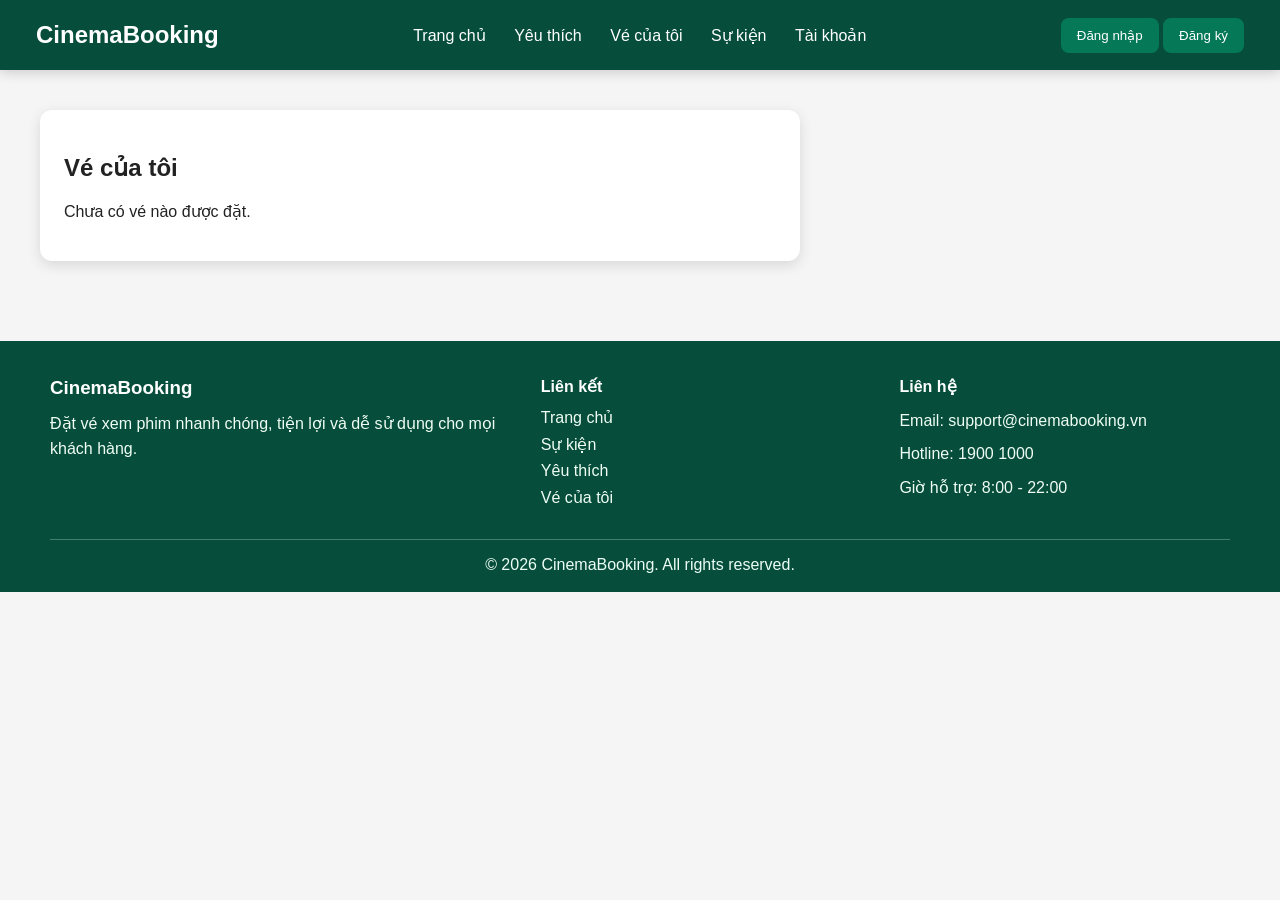
<file: user/tickets.html>
<!DOCTYPE html>
<html lang="vi">
<head>
  <meta charset="UTF-8">
  <title>Vé của tôi - Cinema Booking</title>
  <link rel="stylesheet" href="../css/style.css">
  <link rel="stylesheet" href="../css/user.css">
</head>
<body>
  <header class="header">
    <div class="logo">CinemaBooking</div>
    <nav>
      <a href="index.html">Trang chủ</a>
      <a href="favorites.html">Yêu thích</a>
      <a href="#" onclick="requireLogin('tickets')">Vé của tôi</a>
      <a href="events.html">Sự kiện</a>
      <a href="#" onclick="requireLogin('profile')">Tài khoản</a>
    </nav>
    <div id="authArea"></div>
  </header>

  <main class="container">
    <section class="page-panel">
      <h1>Vé của tôi</h1>
      <p>Chưa có vé nào được đặt.</p>
    </section>
  </main>

  <footer class="footer">
    <div class="footer-content">
      <div>
        <h3>CinemaBooking</h3>
        <p>Đặt vé xem phim nhanh chóng, tiện lợi và dễ sử dụng cho mọi khách hàng.</p>
      </div>
      <div>
        <h4>Liên kết</h4>
        <a href="index.html">Trang chủ</a>
        <a href="events.html">Sự kiện</a>
        <a href="favorites.html">Yêu thích</a>
        <a href="#" onclick="requireLogin('tickets')">Vé của tôi</a>
      </div>
      <div>
        <h4>Liên hệ</h4>
        <p>Email: support@cinemabooking.vn</p>
        <p>Hotline: 1900 1000</p>
        <p>Giờ hỗ trợ: 8:00 - 22:00</p>
      </div>
    </div>
    <div class="footer-bottom">© 2026 CinemaBooking. All rights reserved.</div>
  </footer>

  <script src="../js/auth.js"></script>
</body>
</html>
</file>
<file: css/style.css>
* {
  box-sizing: border-box;
  font-family: Arial, sans-serif;
}

body {
  margin: 0;
  background: #f5f5f5;
  color: #222;
  padding-top: 70px;
}

.header {
  position: fixed;
  top: 0;
  left: 0;
  right: 0;
  height: 70px;
  background: #064e3b;
  color: white;
  display: flex;
  align-items: center;
  justify-content: space-between;
  padding: 0 36px;
  z-index: 1000;
  box-shadow: 0 2px 12px rgba(0,0,0,0.18);
}

.logo {
  font-size: 24px;
  font-weight: bold;
  color: white;
}

.header nav a {
  color: white;
  text-decoration: none;
  margin: 0 12px;
}

.header button,
.movie-card button,
.modal-content button {
  border: none;
  background: #047857;
  color: white;
  padding: 10px 16px;
  border-radius: 8px;
  cursor: pointer;
}

.header button:hover,
.movie-card button:hover,
.modal-content button:hover {
  background: #065f46;
}

.container {
  padding: 40px;
}

.banner {
  padding: 60px 40px;
  background: linear-gradient(120deg, #021f18, #064e3b 55%, #047857);
  color: white;
}

.banner h1 {
  font-size: 42px;
}

.footer {
  background: #064e3b;
  color: #f0fdf4;
  margin-top: 40px;
  padding: 36px 40px 18px;
}

.footer-content {
  display: grid;
  grid-template-columns: 1.4fr 1fr 1fr;
  gap: 28px;
  max-width: 1180px;
  margin: 0 auto;
}

.footer h3,
.footer h4 {
  color: white;
  margin: 0 0 12px;
}

.footer p {
  line-height: 1.6;
  margin: 0 0 8px;
}

.footer a {
  color: #f0fdf4;
  display: block;
  margin-bottom: 8px;
  text-decoration: none;
}

.footer a:hover {
  color: #d9f99d;
}

.footer-bottom {
  border-top: 1px solid rgba(255,255,255,0.25);
  margin: 24px auto 0;
  max-width: 1180px;
  padding-top: 16px;
  text-align: center;
  color: #ecfdf5;
}

.admin-panel {
  background: white;
  border-radius: 10px;
  box-shadow: 0 4px 14px rgba(0,0,0,0.1);
  margin-bottom: 28px;
  padding: 22px;
}

.admin-form {
  display: grid;
  grid-template-columns: repeat(4, minmax(0, 1fr));
  gap: 12px;
}

.admin-form input,
.admin-form select,
.admin-form textarea {
  border: 1px solid #ccc;
  border-radius: 8px;
  padding: 10px;
}

.admin-form textarea {
  grid-column: span 2;
  min-height: 86px;
  resize: vertical;
}

.admin-check {
  display: flex;
  align-items: center;
  gap: 8px;
}

.admin-form-actions {
  display: flex;
  gap: 10px;
  grid-column: 1 / -1;
}

.admin-form-actions button,
.admin-actions button {
  border: none;
  background: #047857;
  color: white;
  border-radius: 8px;
  cursor: pointer;
  padding: 9px 12px;
}

.admin-form-actions button:hover,
.admin-actions button:hover {
  background: #065f46;
}

.admin-actions .danger-btn {
  background: #b91c1c;
}

.admin-actions .danger-btn:hover {
  background: #991b1b;
}

.admin-table-wrap {
  overflow-x: auto;
}

.admin-table {
  width: 100%;
  border-collapse: collapse;
  min-width: 980px;
}

.admin-table th,
.admin-table td {
  border-bottom: 1px solid #ddd;
  padding: 12px;
  text-align: left;
  vertical-align: top;
}

.admin-table th {
  background: #f0fdf4;
  color: #064e3b;
}

.admin-actions {
  display: flex;
  flex-wrap: wrap;
  gap: 8px;
}

@media (max-width: 760px) {
  .footer-content {
    grid-template-columns: 1fr;
  }

  .admin-form {
    grid-template-columns: 1fr;
  }

  .admin-form textarea {
    grid-column: span 1;
  }
}
</file>
<file: css/user.css>
.home-hero {
  display: flex;
  align-items: center;
  min-height: 240px;
}

.home-hero p {
  max-width: 720px;
  font-size: 18px;
  line-height: 1.6;
}

.movie-section {
  margin-bottom: 46px;
}

.section-heading {
  display: flex;
  align-items: center;
  justify-content: space-between;
  gap: 16px;
  margin-bottom: 18px;
}

.section-heading h2 {
  margin: 0;
}

.carousel-actions {
  display: flex;
  gap: 8px;
}

.carousel-btn {
  width: 42px;
  height: 42px;
  border: none;
  border-radius: 50%;
  background: #064e3b;
  color: white;
  font-size: 22px;
  cursor: pointer;
}

.carousel-btn:hover {
  background: #047857;
}

.movie-carousel {
  overflow: hidden;
  width: 100%;
}

.movie-list {
  display: flex;
  gap: 24px;
  flex-wrap: nowrap;
  overflow-x: auto;
  scroll-behavior: smooth;
  scrollbar-width: none;
  padding: 4px 4px 18px;
}

.movie-list::-webkit-scrollbar {
  display: none;
}

.movie-card {
  flex: 0 0 250px;
  background: white;
  border-radius: 14px;
  padding: 16px;
  box-shadow: 0 4px 14px rgba(0,0,0,0.12);
}

.movie-card img {
  width: 100%;
  height: 320px;
  object-fit: cover;
  border-radius: 12px;
  background: #ddd;
}

.poster-wrap {
  position: relative;
}

.favorite-btn {
  position: absolute;
  bottom: 10px;
  right: 10px;
  width: 38px;
  height: 38px;
  margin: 0;
  border: none;
  border-radius: 50%;
  background: rgba(255,255,255,0.9);
  color: #777;
  font-size: 22px;
  line-height: 1;
  cursor: pointer;
  box-shadow: 0 4px 12px rgba(0,0,0,0.25);
}

.favorite-btn:hover,
.favorite-btn.active {
  color: #047857;
  background: white;
}

.movie-card h3 {
  margin: 14px 0 8px;
  min-height: 68px;
  font-size: 18px;
}

.movie-card p {
  margin: 8px 0;
  line-height: 1.4;
}

.movie-card button {
  margin-right: 6px;
  margin-top: 8px;
}

.movie-card button:disabled {
  background: #777;
  cursor: not-allowed;
}

.movie-grid {
  display: grid;
  grid-template-columns: repeat(auto-fill, minmax(250px, 1fr));
  gap: 24px;
}

.movie-status {
  display: inline-block;
  margin-top: 12px;
  padding: 5px 10px;
  border-radius: 999px;
  font-size: 13px;
  font-weight: bold;
}

.status-now {
  background: #047857;
  color: white;
}

.status-soon {
  background: #064e3b;
  color: white;
}

.movie-actions {
  display: flex;
  flex-wrap: wrap;
  gap: 8px;
  margin-top: 10px;
}

.movie-actions button {
  margin: 0;
}

.secondary-btn {
  background: #333 !important;
}

.secondary-btn:hover {
  background: #555 !important;
}

.empty-state {
  display: none;
  background: white;
  padding: 24px;
  border-radius: 12px;
  text-align: center;
  box-shadow: 0 4px 14px rgba(0,0,0,0.1);
}

.empty-message {
  grid-column: 1 / -1;
  background: white;
  border-radius: 12px;
  box-shadow: 0 4px 14px rgba(0,0,0,0.1);
  color: #444;
  margin: 0;
  padding: 22px;
}

.movie-detail {
  display: grid;
  grid-template-columns: 280px minmax(0, 1fr);
  gap: 28px;
  background: white;
  padding: 24px;
  border-radius: 12px;
  box-shadow: 0 4px 14px rgba(0,0,0,0.12);
}

.movie-detail img {
  width: 100%;
  height: 380px;
  object-fit: cover;
  border-radius: 12px;
  background: #ddd;
}

.movie-detail .poster-wrap img {
  height: 380px;
}

.movie-detail h1 {
  margin: 14px 0;
}

.movie-detail p {
  line-height: 1.6;
}

.modal {
  position: fixed;
  top: 0;
  left: 0;
  width: 100%;
  height: 100%;
  background: rgba(0,0,0,0.65);
  display: none;
  align-items: center;
  justify-content: center;
  z-index: 1000;
}

.modal-content {
  width: 380px;
  background: white;
  padding: 28px;
  border-radius: 16px;
  position: relative;
}

.modal-content h2 {
  text-align: center;
}

.modal-content input {
  width: 100%;
  padding: 12px;
  margin: 10px 0;
  border: 1px solid #ccc;
  border-radius: 8px;
}

.modal-content button {
  width: 100%;
  margin-top: 12px;
}

.schedule-modal {
  position: fixed;
  inset: 0;
  display: none;
  align-items: center;
  justify-content: center;
  background: rgba(0,0,0,0.72);
  z-index: 1400;
  padding: 24px;
}

.schedule-content {
  width: min(1250px, 100%);
  min-height: 560px;
  background: white;
  color: #20242a;
  box-shadow: 0 18px 50px rgba(0,0,0,0.35);
}

.schedule-header {
  display: flex;
  align-items: center;
  justify-content: space-between;
  border-bottom: 1px solid #ddd;
  padding: 18px 20px;
}

.schedule-header h2 {
  margin: 0;
  font-size: 24px;
}

.schedule-close {
  border: 0;
  background: transparent;
  color: #777;
  cursor: pointer;
  font-size: 36px;
  line-height: 1;
}

.schedule-content h3 {
  margin: 24px 0 22px;
  text-align: center;
  font-size: 34px;
}

.schedule-days {
  display: flex;
  gap: 28px;
  border-bottom: 1px solid #ccc;
  margin: 0 32px;
}

.schedule-day {
  min-width: 142px;
  border: 0;
  border-bottom: 3px solid transparent;
  background: white;
  color: #111;
  cursor: pointer;
  padding: 8px 0 10px;
  text-align: center;
}

.schedule-day.active {
  border-bottom-color: #0068b7;
  color: #0068b7;
}

.schedule-day strong {
  font-size: 48px;
  line-height: 1;
}

.schedule-day span {
  font-size: 16px;
  font-weight: bold;
}

.schedule-format {
  margin: 46px 32px 16px;
  font-size: 22px;
  font-weight: bold;
}

.schedule-times {
  display: flex;
  flex-wrap: wrap;
  gap: 22px 38px;
  margin: 0 32px;
}

.schedule-time {
  width: 118px;
  height: 72px;
  border: 0;
  background: #e2e2e2;
  color: #111;
  cursor: pointer;
}

.schedule-time.late {
  background: #b9cdeb;
}

.schedule-time strong,
.schedule-time small {
  display: block;
}

.schedule-time strong {
  font-size: 16px;
  margin-bottom: 8px;
}

.schedule-time small {
  font-size: 13px;
  font-weight: bold;
}

.late-note {
  display: flex;
  align-items: center;
  gap: 8px;
  margin: 18px 32px;
  font-size: 18px;
}

.late-note span {
  width: 30px;
  height: 20px;
  background: #b9cdeb;
}

.close {
  position: absolute;
  right: 18px;
  top: 12px;
  font-size: 28px;
  cursor: pointer;
}

.page-panel {
  max-width: 760px;
  background: white;
  padding: 24px;
  border-radius: 12px;
  box-shadow: 0 4px 14px rgba(0,0,0,0.12);
}

.page-panel input {
  display: block;
  width: 100%;
  max-width: 420px;
  padding: 12px;
  margin: 10px 0;
  border: 1px solid #ccc;
  border-radius: 8px;
}

.page-panel button {
  border: none;
  background: #047857;
  color: white;
  padding: 10px 16px;
  border-radius: 8px;
  cursor: pointer;
}

.page-panel button:hover {
  background: #065f46;
}

@media (max-width: 640px) {
  .movie-detail {
    grid-template-columns: 1fr;
  }

  .section-heading {
    align-items: flex-start;
    flex-direction: column;
  }

  .movie-card {
    flex-basis: 220px;
  }

  .movie-card img {
    height: 285px;
  }

  .schedule-content {
    min-height: auto;
  }

  .schedule-days,
  .schedule-times {
    margin-left: 18px;
    margin-right: 18px;
  }

  .schedule-days {
    gap: 14px;
    overflow-x: auto;
  }

  .schedule-day {
    min-width: 104px;
  }

  .schedule-day strong {
    font-size: 34px;
  }
}
</file>
